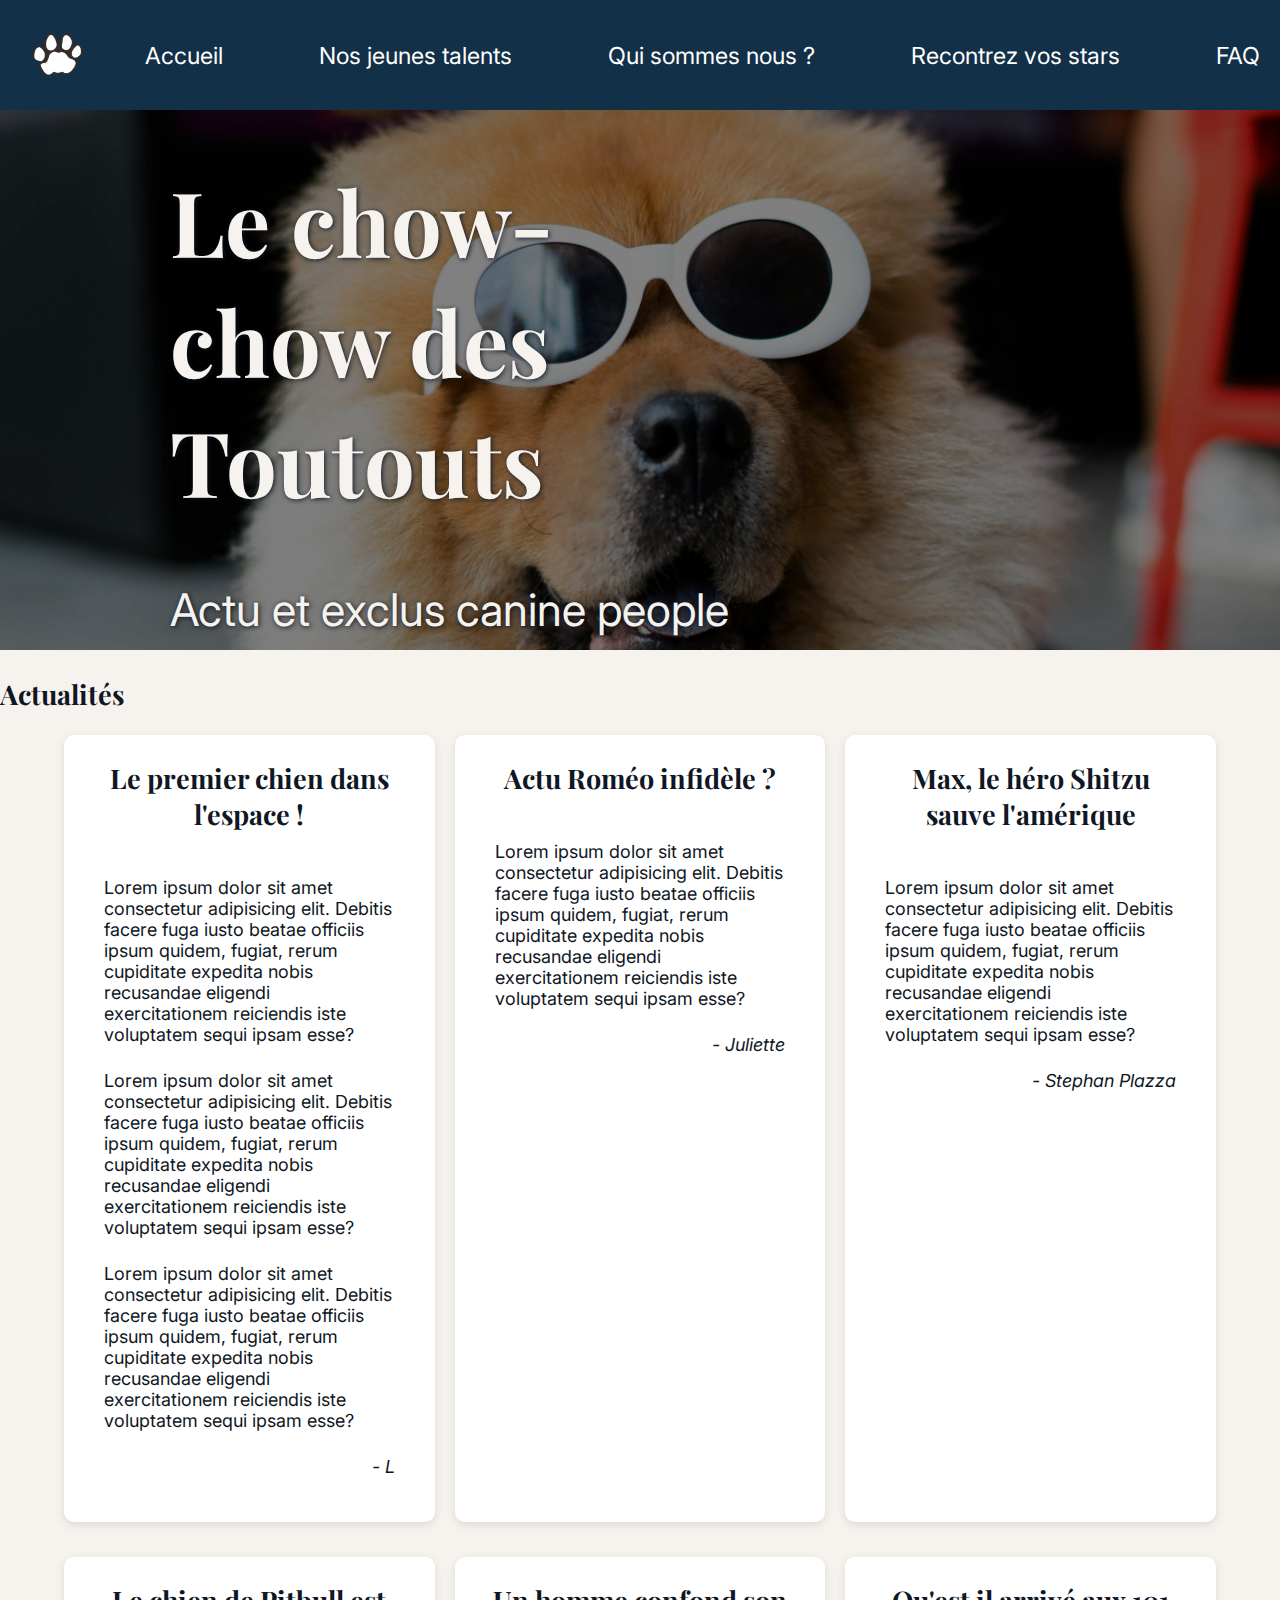
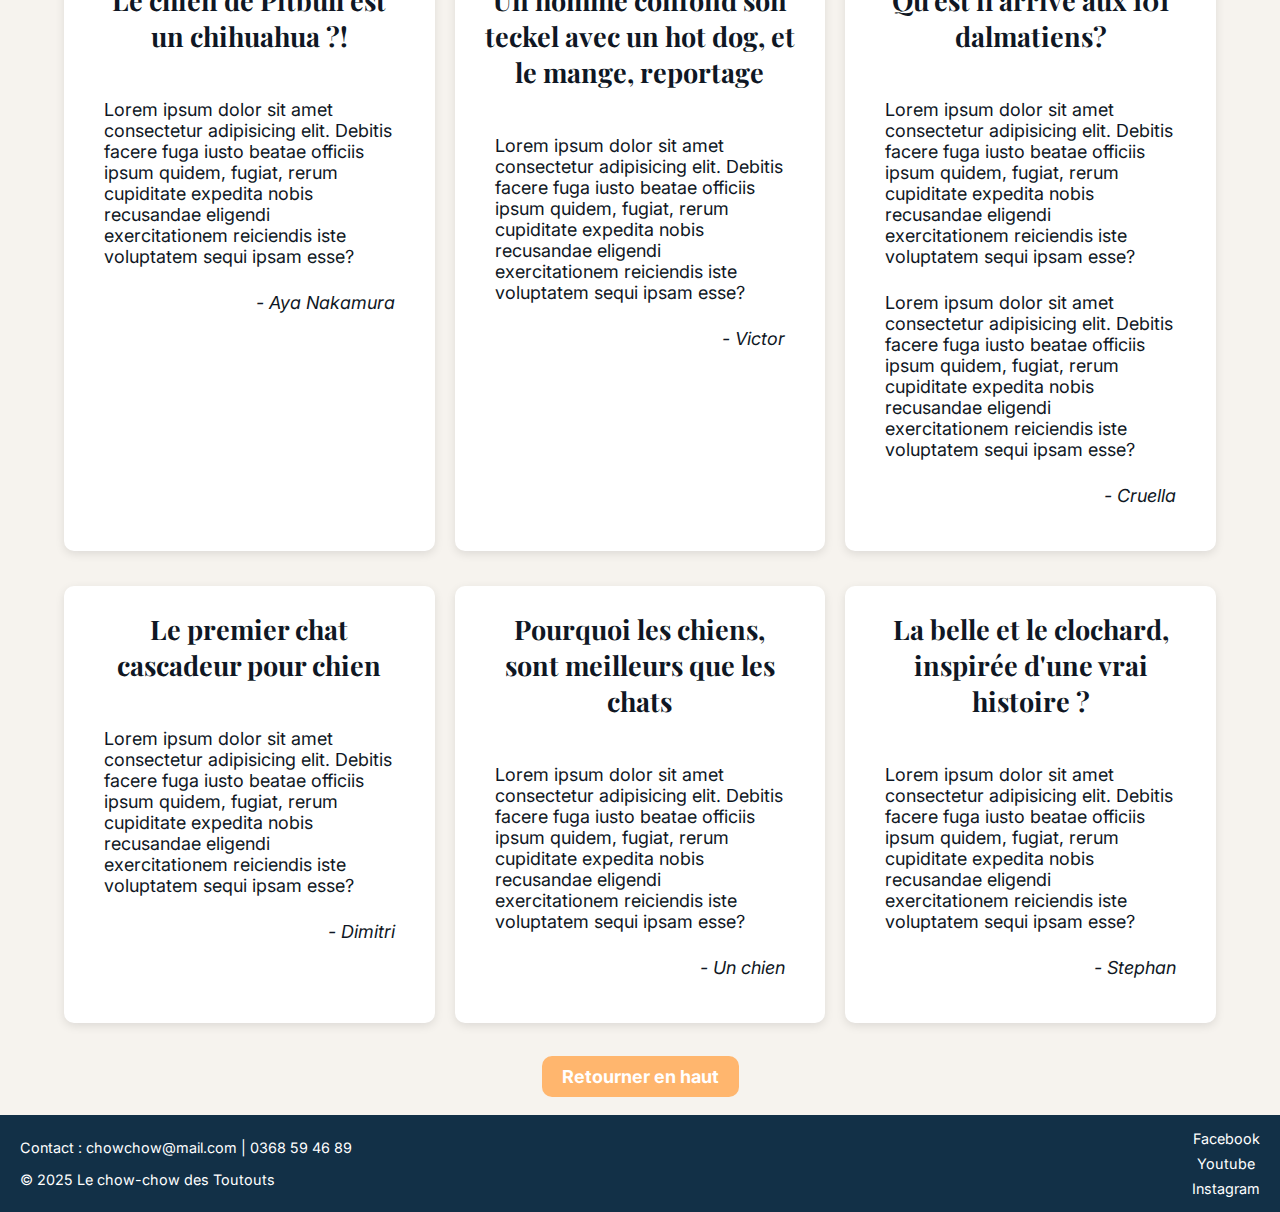
<file: index.html>
<!DOCTYPE html>
<html lang="en">
<head>
    <meta charset="UTF-8">
    <meta name="viewport" content="width=device-width, initial-scale=1.0">
    <link rel="stylesheet" href="./css/style.css">
    <link href="https://fonts.googleapis.com/css2?family=Inter:wght@400;700&family=Playfair+Display:ital,wght@0,400;0,700;1,400;1,700&display=swap" rel="stylesheet">

    <title>accueil</title>
</head>
<body>
    <header class="header">
        <img class="logo" src="./images/vecteezy_dog-and-cat-paw_22034594.png" alt="logo en forme de patte">
        <nav class="nav-top">
            <ul class="listeNav">
                <li><a href="index.html">Accueil</a></li>
                <li><a href="page2.html">Nos jeunes talents</a></li>
                <li><a href="page3.html">Qui sommes nous ?</a></li>
                <li><a href="page4.html">Recontrez vos stars</a></li>
                <li><a href="page5.html">FAQ</a></li>
            </ul>
        </nav>
    </header>

    <main class="main">
        <section class="hero">
            <div class="hero-title">
                <h1>Le chow-chow des Toutouts</h1>
                <p>Actu et exclus canine people</p>
            </div>
            <img class="hero-image" src="./images/alan-king-KZv7w34tluA-unsplash.jpg" alt='Alan, un Chow-chow couché avec des lunettes de soleils, mascotte officiel de "Chow-chow des toutouts"'>
        </section>
        <section class="articles">
                <h2>Actualités</h2>
            <div class="articles-div">
                <article>
                    <h3>Le premier chien dans l'espace !</h3>
                    <p>Lorem ipsum dolor sit amet consectetur adipisicing elit. Debitis facere fuga iusto beatae officiis ipsum quidem, fugiat, rerum cupiditate expedita nobis recusandae eligendi exercitationem reiciendis iste voluptatem sequi ipsam esse?</p>
                    <p>Lorem ipsum dolor sit amet consectetur adipisicing elit. Debitis facere fuga iusto beatae officiis ipsum quidem, fugiat, rerum cupiditate expedita nobis recusandae eligendi exercitationem reiciendis iste voluptatem sequi ipsam esse?</p>
                    <p>Lorem ipsum dolor sit amet consectetur adipisicing elit. Debitis facere fuga iusto beatae officiis ipsum quidem, fugiat, rerum cupiditate expedita nobis recusandae eligendi exercitationem reiciendis iste voluptatem sequi ipsam esse?</p>
                    <p class="author">- L</p>
                </article>
                <article>
                    <h3>Actu Roméo infidèle ?</h3>
                    <p>Lorem ipsum dolor sit amet consectetur adipisicing elit. Debitis facere fuga iusto beatae officiis ipsum quidem, fugiat, rerum cupiditate expedita nobis recusandae eligendi exercitationem reiciendis iste voluptatem sequi ipsam esse?</p>
                    <p class="author">- Juliette</p>
                </article>
                <article>
                    <h3>Max, le héro Shitzu sauve l'amérique</h3>
                    <p>Lorem ipsum dolor sit amet consectetur adipisicing elit. Debitis facere fuga iusto beatae officiis ipsum quidem, fugiat, rerum cupiditate expedita nobis recusandae eligendi exercitationem reiciendis iste voluptatem sequi ipsam esse?</p>
                    <p class="author">- Stephan Plazza</p>
                </article>
                <article>
                    <h3>Le chien de Pitbull est un chihuahua ?!</h3>
                    <p>Lorem ipsum dolor sit amet consectetur adipisicing elit. Debitis facere fuga iusto beatae officiis ipsum quidem, fugiat, rerum cupiditate expedita nobis recusandae eligendi exercitationem reiciendis iste voluptatem sequi ipsam esse?</p>
                    <p class="author">- Aya Nakamura</p>
                </article>
                <article>
                    <h3>Un homme confond son teckel avec un hot dog, et le mange, reportage</h3>
                    <p>Lorem ipsum dolor sit amet consectetur adipisicing elit. Debitis facere fuga iusto beatae officiis ipsum quidem, fugiat, rerum cupiditate expedita nobis recusandae eligendi exercitationem reiciendis iste voluptatem sequi ipsam esse?</p>
                    <p class="author">- Victor</p>
                </article>
                <article>
                    <h3>Qu'est il arrivé aux 101 dalmatiens? </h3>
                    <p>Lorem ipsum dolor sit amet consectetur adipisicing elit. Debitis facere fuga iusto beatae officiis ipsum quidem, fugiat, rerum cupiditate expedita nobis recusandae eligendi exercitationem reiciendis iste voluptatem sequi ipsam esse?</p>
                    <p>Lorem ipsum dolor sit amet consectetur adipisicing elit. Debitis facere fuga iusto beatae officiis ipsum quidem, fugiat, rerum cupiditate expedita nobis recusandae eligendi exercitationem reiciendis iste voluptatem sequi ipsam esse?</p>

                    <p class="author">- Cruella</p>
                </article>
                <article>
                    <h3>Le premier chat cascadeur pour chien</h3>
                    <p>Lorem ipsum dolor sit amet consectetur adipisicing elit. Debitis facere fuga iusto beatae officiis ipsum quidem, fugiat, rerum cupiditate expedita nobis recusandae eligendi exercitationem reiciendis iste voluptatem sequi ipsam esse?</p>
                    <p class="author">- Dimitri</p>
                </article>
                <article>
                    <h3>Pourquoi les chiens, sont meilleurs que les chats</h3>
                    <p>Lorem ipsum dolor sit amet consectetur adipisicing elit. Debitis facere fuga iusto beatae officiis ipsum quidem, fugiat, rerum cupiditate expedita nobis recusandae eligendi exercitationem reiciendis iste voluptatem sequi ipsam esse?</p>
                    <p class="author">- Un chien</p>
                </article>
                <article>
                    <h3>La belle et le clochard, inspirée d'une vrai histoire ?</h3>
                    <p>Lorem ipsum dolor sit amet consectetur adipisicing elit. Debitis facere fuga iusto beatae officiis ipsum quidem, fugiat, rerum cupiditate expedita nobis recusandae eligendi exercitationem reiciendis iste voluptatem sequi ipsam esse?</p>
                    <p class="author">- Stephan</p>
                </article>
            </div>
        </section>
    </main>

    <nav class="nav-bottom">
        <ul>
            <li><a href="#top">Retourner en haut</a></li>
        </ul>
    </nav>
    
    <footer class="footer">
        <div class="footer1">
            <p class="contact">Contact : chowchow@mail.com | 0368 59 46 89</p>
            <p class="copyright">© 2025 Le chow-chow des Toutouts</p>
        </div>
        <div class="footer2">
            <ul>
                <li><a href="#">Facebook</a></li>
                <li><a href="#">Youtube</a></li>
                <li><a href="#">Instagram</a></li>
            </ul>
        </div>
    </footer>
</body>
</html>
</file>
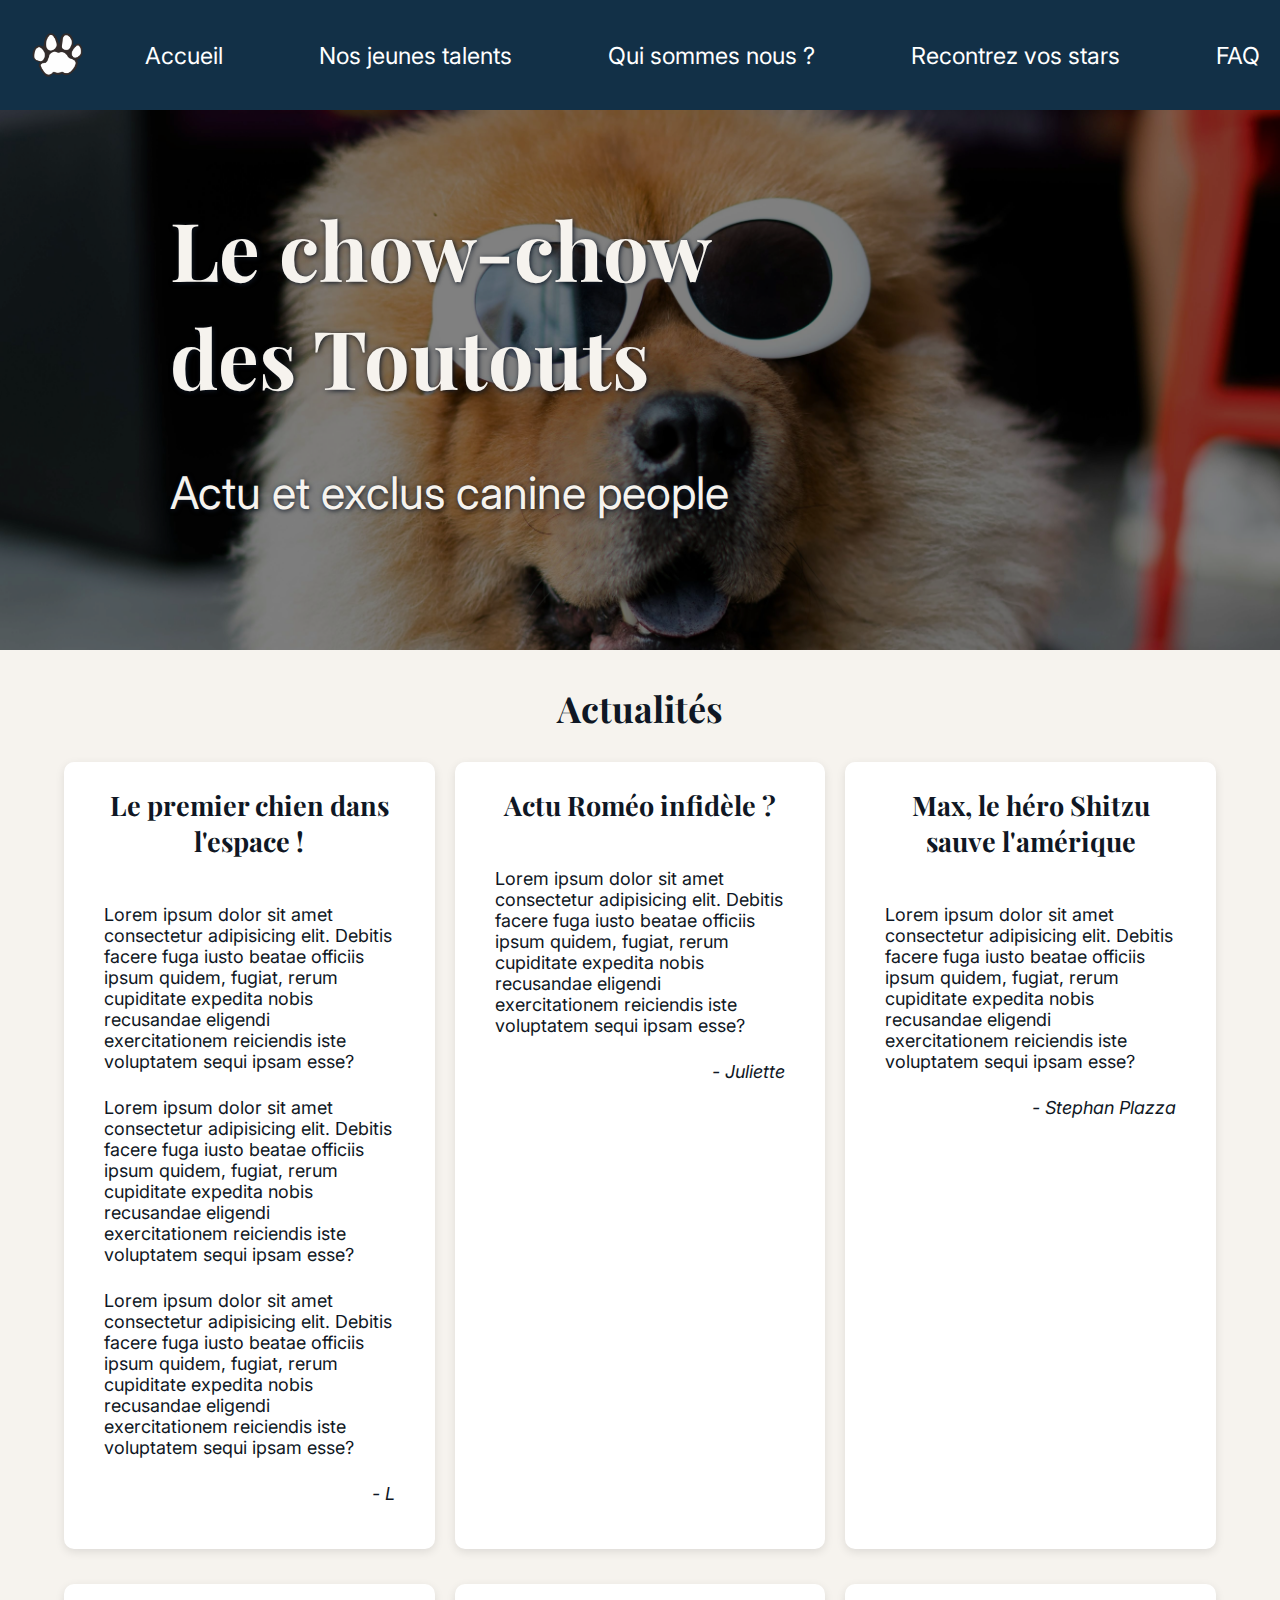
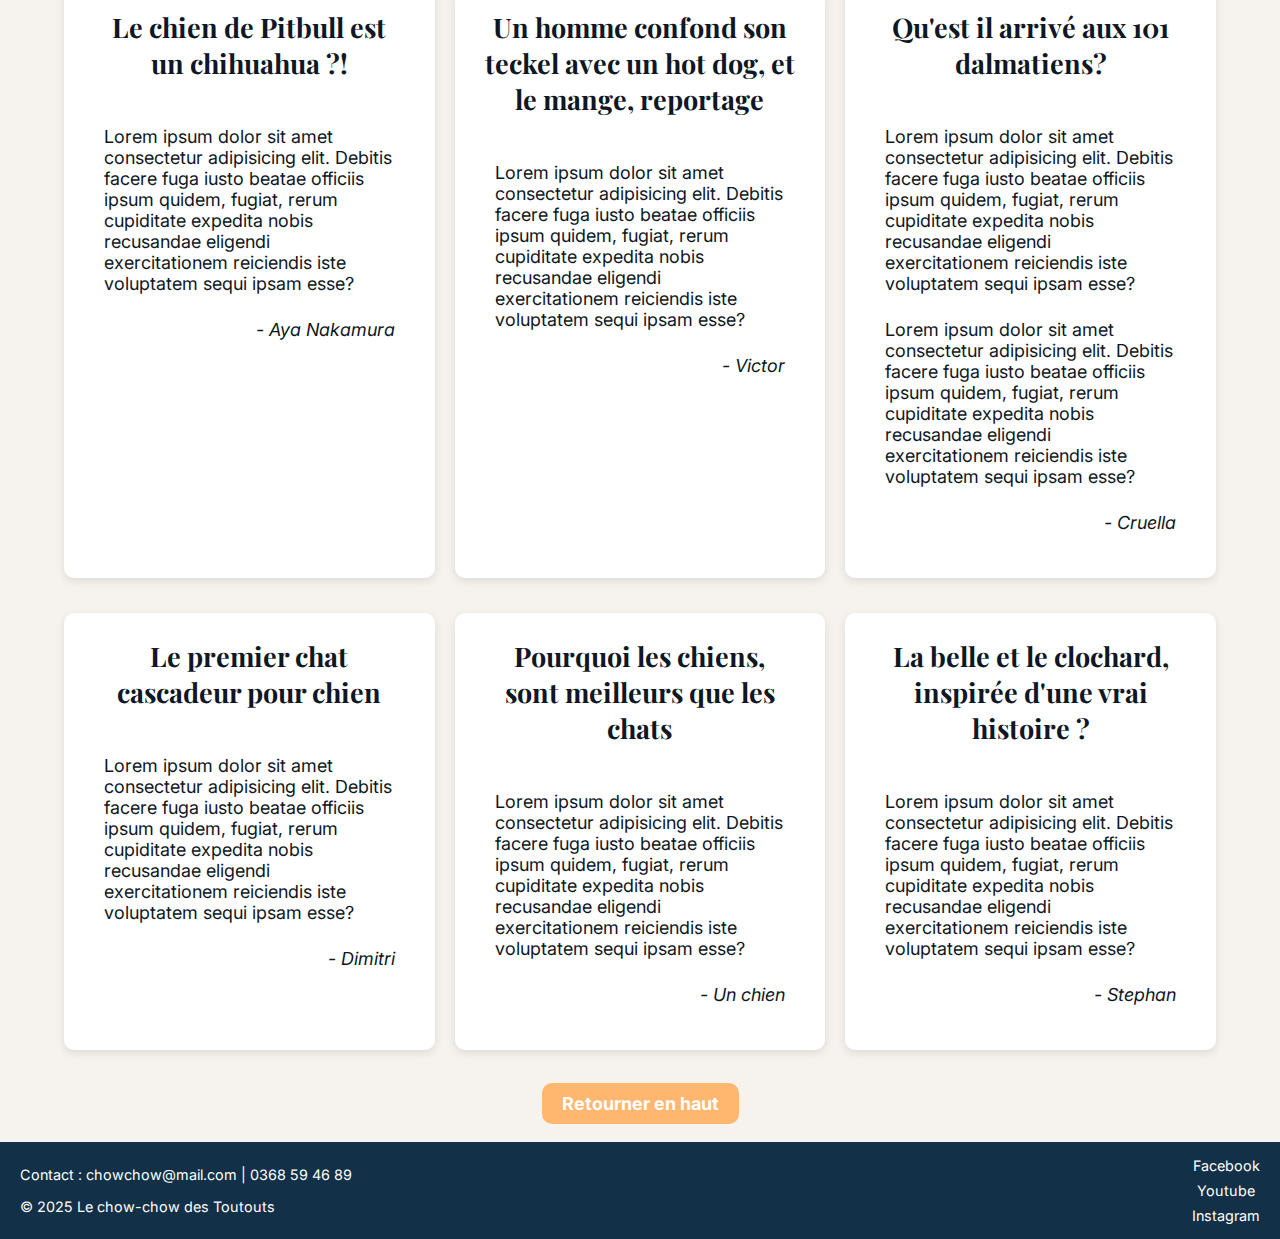
<file: accueil.html>
<!DOCTYPE html>
<html lang="en">
<head>
    <meta charset="UTF-8">
    <meta name="viewport" content="width=device-width, initial-scale=1.0">
    <link rel="stylesheet" href="./css/style.css">
    <link rel="stylesheet" href="./css/responsive.css">
    <link href="https://fonts.googleapis.com/css2?family=Inter:wght@400;700&family=Playfair+Display:ital,wght@0,400;0,700;1,400;1,700&display=swap" rel="stylesheet">

    <title>accueil</title>
</head>
<body>
    <header class="header">
        <img class="logo" src="./images/vecteezy_dog-and-cat-paw_22034594.png" alt="logo en forme de patte">
        <nav class="nav-top">
            <ul class="listeNav">
                <li><a class="active" href="accueil.html">Accueil</a></li>
                <li><a href="nos-talents.html">Nos jeunes talents</a></li>
                <li><a href="qui-somme-nous.html">Qui sommes nous ?</a></li>
                <li><a href="rencontrez-vos-stars.html">Recontrez vos stars</a></li>
                <li><a href="faq.html">FAQ</a></li>
            </ul>
        </nav>
    </header>

    <main class="main">
        <section class="hero">
            <div class="hero-title">
                <h1>Le chow-chow des Toutouts</h1>
                <p>Actu et exclus canine people</p>
            </div>
            <img class="hero-image" src="./images/alan-king-KZv7w34tluA-unsplash.jpg" alt='Alan, un Chow-chow couché avec des lunettes de soleils, mascotte officiel de "Chow-chow des toutouts"'>
        </section>
        <section class="articles">
                <h2 class="main-title">Actualités</h2>
            <div class="articles-div">
                <article>
                    <h3>Le premier chien dans l'espace !</h3>
                    <p>Lorem ipsum dolor sit amet consectetur adipisicing elit. Debitis facere fuga iusto beatae officiis ipsum quidem, fugiat, rerum cupiditate expedita nobis recusandae eligendi exercitationem reiciendis iste voluptatem sequi ipsam esse?</p>
                    <p>Lorem ipsum dolor sit amet consectetur adipisicing elit. Debitis facere fuga iusto beatae officiis ipsum quidem, fugiat, rerum cupiditate expedita nobis recusandae eligendi exercitationem reiciendis iste voluptatem sequi ipsam esse?</p>
                    <p>Lorem ipsum dolor sit amet consectetur adipisicing elit. Debitis facere fuga iusto beatae officiis ipsum quidem, fugiat, rerum cupiditate expedita nobis recusandae eligendi exercitationem reiciendis iste voluptatem sequi ipsam esse?</p>
                    <p class="author">- L</p>
                </article>
                <article>
                    <h3>Actu Roméo infidèle ?</h3>
                    <p>Lorem ipsum dolor sit amet consectetur adipisicing elit. Debitis facere fuga iusto beatae officiis ipsum quidem, fugiat, rerum cupiditate expedita nobis recusandae eligendi exercitationem reiciendis iste voluptatem sequi ipsam esse?</p>
                    <p class="author">- Juliette</p>
                </article>
                <article>
                    <h3>Max, le héro Shitzu sauve l'amérique</h3>
                    <p>Lorem ipsum dolor sit amet consectetur adipisicing elit. Debitis facere fuga iusto beatae officiis ipsum quidem, fugiat, rerum cupiditate expedita nobis recusandae eligendi exercitationem reiciendis iste voluptatem sequi ipsam esse?</p>
                    <p class="author">- Stephan Plazza</p>
                </article>
                <article>
                    <h3>Le chien de Pitbull est un chihuahua ?!</h3>
                    <p>Lorem ipsum dolor sit amet consectetur adipisicing elit. Debitis facere fuga iusto beatae officiis ipsum quidem, fugiat, rerum cupiditate expedita nobis recusandae eligendi exercitationem reiciendis iste voluptatem sequi ipsam esse?</p>
                    <p class="author">- Aya Nakamura</p>
                </article>
                <article>
                    <h3>Un homme confond son teckel avec un hot dog, et le mange, reportage</h3>
                    <p>Lorem ipsum dolor sit amet consectetur adipisicing elit. Debitis facere fuga iusto beatae officiis ipsum quidem, fugiat, rerum cupiditate expedita nobis recusandae eligendi exercitationem reiciendis iste voluptatem sequi ipsam esse?</p>
                    <p class="author">- Victor</p>
                </article>
                <article>
                    <h3>Qu'est il arrivé aux 101 dalmatiens? </h3>
                    <p>Lorem ipsum dolor sit amet consectetur adipisicing elit. Debitis facere fuga iusto beatae officiis ipsum quidem, fugiat, rerum cupiditate expedita nobis recusandae eligendi exercitationem reiciendis iste voluptatem sequi ipsam esse?</p>
                    <p>Lorem ipsum dolor sit amet consectetur adipisicing elit. Debitis facere fuga iusto beatae officiis ipsum quidem, fugiat, rerum cupiditate expedita nobis recusandae eligendi exercitationem reiciendis iste voluptatem sequi ipsam esse?</p>

                    <p class="author">- Cruella</p>
                </article>
                <article>
                    <h3>Le premier chat cascadeur pour chien</h3>
                    <p>Lorem ipsum dolor sit amet consectetur adipisicing elit. Debitis facere fuga iusto beatae officiis ipsum quidem, fugiat, rerum cupiditate expedita nobis recusandae eligendi exercitationem reiciendis iste voluptatem sequi ipsam esse?</p>
                    <p class="author">- Dimitri</p>
                </article>
                <article>
                    <h3>Pourquoi les chiens, sont meilleurs que les chats</h3>
                    <p>Lorem ipsum dolor sit amet consectetur adipisicing elit. Debitis facere fuga iusto beatae officiis ipsum quidem, fugiat, rerum cupiditate expedita nobis recusandae eligendi exercitationem reiciendis iste voluptatem sequi ipsam esse?</p>
                    <p class="author">- Un chien</p>
                </article>
                <article>
                    <h3>La belle et le clochard, inspirée d'une vrai histoire ?</h3>
                    <p>Lorem ipsum dolor sit amet consectetur adipisicing elit. Debitis facere fuga iusto beatae officiis ipsum quidem, fugiat, rerum cupiditate expedita nobis recusandae eligendi exercitationem reiciendis iste voluptatem sequi ipsam esse?</p>
                    <p class="author">- Stephan</p>
                </article>
            </div>
        </section>
    </main>

    <nav class="nav-bottom">
        <ul>
            <li><a href="#top">Retourner en haut</a></li>
        </ul>
    </nav>
    
    <footer class="footer">
        <div class="footer1">
            <p class="contact">Contact : chowchow@mail.com | 0368 59 46 89</p>
            <p class="copyright">© 2025 Le chow-chow des Toutouts</p>
        </div>
        <div class="footer2">
            <ul>
                <li><a href="#">Facebook</a></li>
                <li><a href="#">Youtube</a></li>
                <li><a href="#">Instagram</a></li>
            </ul>
        </div>
    </footer>
</body>
</html>
</file>
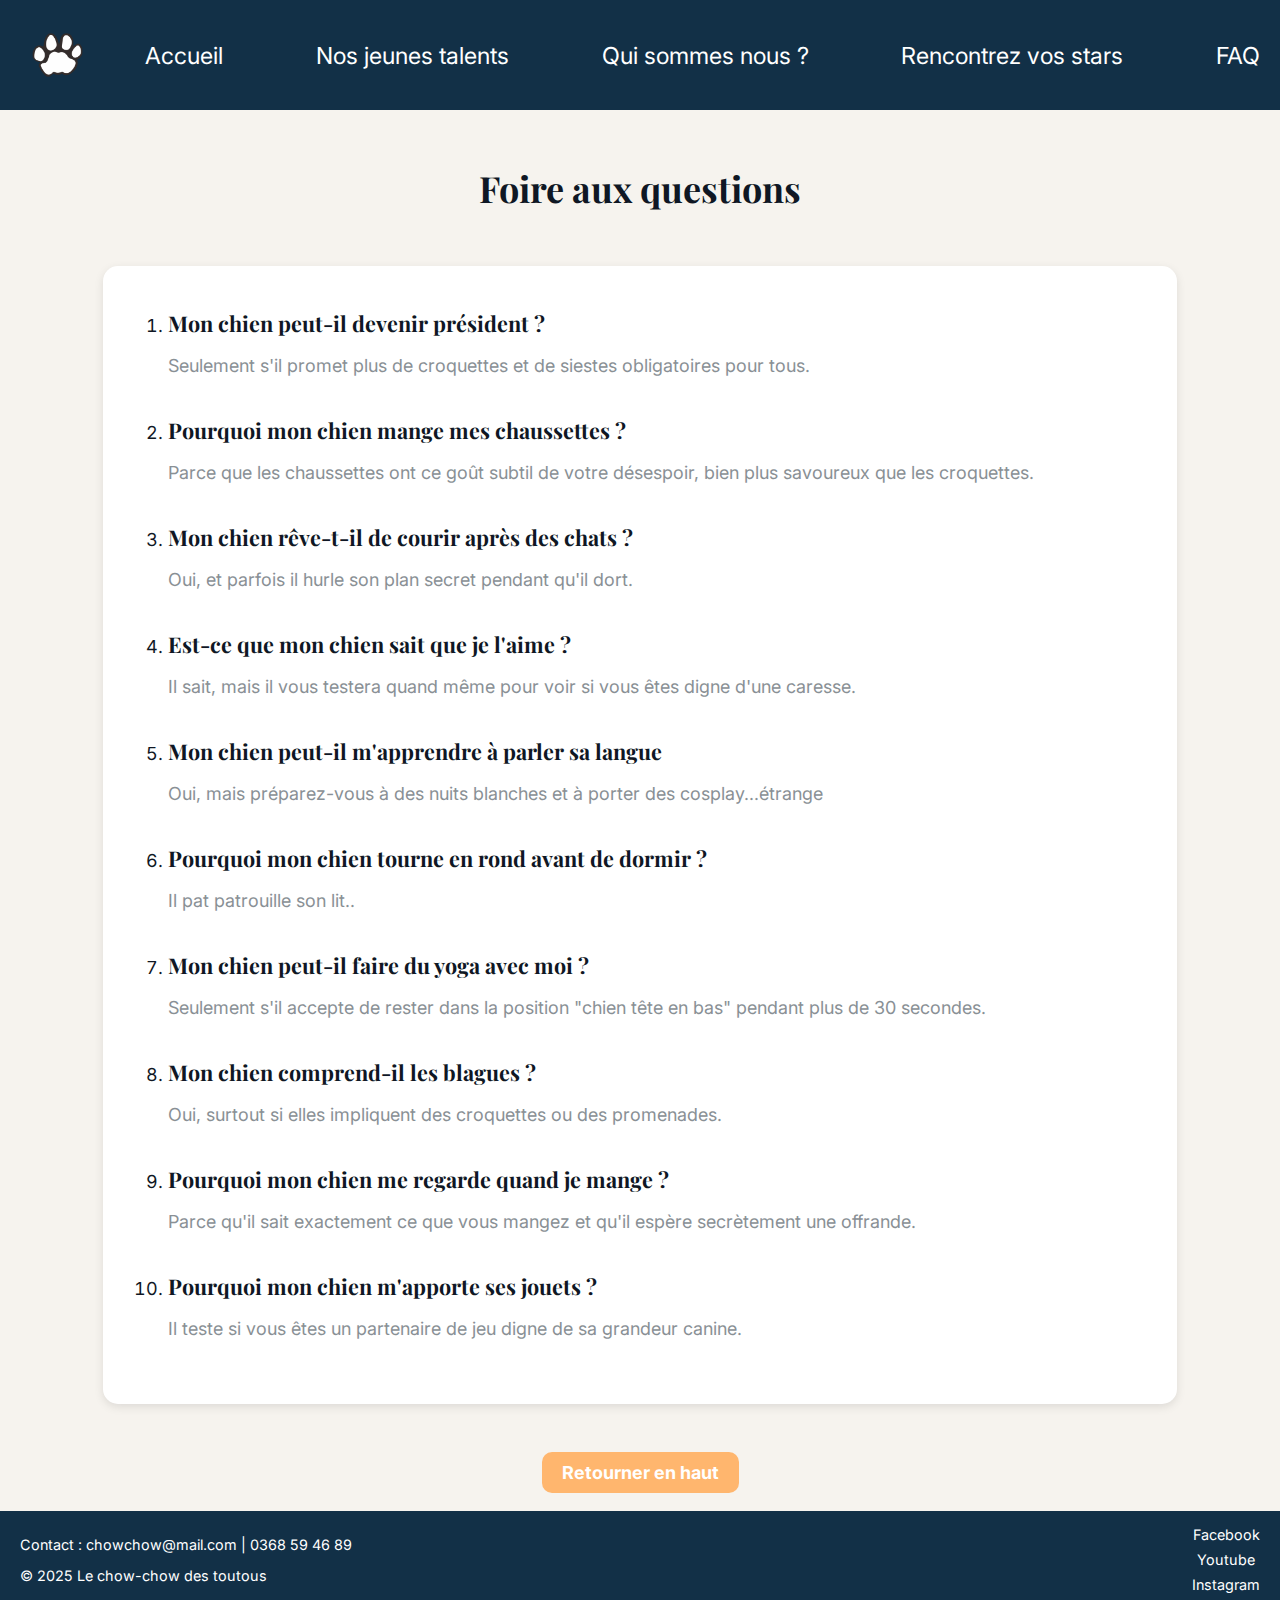
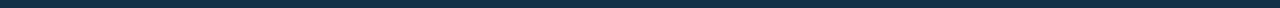
<file: faq.html>
<!DOCTYPE html>
<html lang="en">
<head>
    <meta charset="UTF-8">
    <meta name="viewport" content="width=device-width, initial-scale=1.0">
    <link rel="stylesheet" href="./css/style.css">
    <link rel="stylesheet" href="./css/responsive.css">
    <link href="https://fonts.googleapis.com/css2?family=Inter:wght@400;700&family=Playfair+Display:ital,wght@0,400;0,700;1,400;1,700&display=swap" rel="stylesheet">
    <title>FAQ</title>
</head>
<body>
    <header class="header">
        <img class="logo" src="./images/vecteezy_dog-and-cat-paw_22034594.png" alt="logo site le chow-chow des toutous">
        <nav class="nav-top">
            <ul class="listeNav">
                <li><a href="accueil.html">Accueil</a></li>
                <li><a href="nos-talents.html">Nos jeunes talents</a></li>
                <li><a href="qui-somme-nous.html">Qui sommes nous ?</a></li>
                <li><a href="rencontrez-vos-stars.html">Rencontrez vos stars</a></li>
                <li><a class="active" href="faq.html">FAQ</a></li>
            </ul>
        </nav>
    </header>
    <main class="FAQ-main">
        <h1 class="main-title">Foire aux questions</h1>
        <section class="FAQ-card">
            <ol>
                <li>
                    <h2 class="FAQ-question">Mon chien peut-il devenir président ?</h2>
                    <p class="FAQ-answer">Seulement s'il promet plus de croquettes et de siestes obligatoires pour tous.</p>
                </li>
                <li>
                    <h2 class="FAQ-question">Pourquoi mon chien mange mes chaussettes ?</h2>
                    <p class="FAQ-answer">Parce que les chaussettes ont ce goût subtil de votre désespoir, bien plus savoureux que les croquettes.</p>
                </li>
                <li>
                    <h2 class="FAQ-question">Mon chien rêve-t-il de courir après des chats ?</h2>
                    <p class="FAQ-answer">Oui, et parfois il hurle son plan secret pendant qu'il dort.</p>
                </li>
                <li>
                    <h2 class="FAQ-question">Est-ce que mon chien sait que je l'aime ?</h2>
                    <p class="FAQ-answer">Il sait, mais il vous testera quand même pour voir si vous êtes digne d'une caresse.</p>
                </li>
                <li>
                    <h2 class="FAQ-question">Mon chien peut-il m'apprendre à parler sa langue</h2>
                    <p class="FAQ-answer">Oui, mais préparez-vous à des nuits blanches et à porter des cosplay...étrange</p>
                </li>
                <li>
                    <h2 class="FAQ-question">Pourquoi mon chien tourne en rond avant de dormir ?</h2>
                    <p class="FAQ-answer">Il pat patrouille son lit..</p>
                </li>
                <li>
                    <h2 class="FAQ-question">Mon chien peut-il faire du yoga avec moi ?</h2>
                    <p class="FAQ-answer">Seulement s'il accepte de rester dans la position "chien tête en bas" pendant plus de 30 secondes.</p>
                </li>
                <li>
                    <h2 class="FAQ-question">Mon chien comprend-il les blagues ?</h2>
                    <p class="FAQ-answer">Oui, surtout si elles impliquent des croquettes ou des promenades.</p>
                </li>
                <li>
                    <h2 class="FAQ-question">Pourquoi mon chien me regarde quand je mange ?</h2>
                    <p class="FAQ-answer">Parce qu'il sait exactement ce que vous mangez et qu'il espère secrètement une offrande.</p>
                </li>
                <li>
                    <h2 class="FAQ-question">Pourquoi mon chien m'apporte ses jouets ?</h2>
                    <p class="FAQ-answer">Il teste si vous êtes un partenaire de jeu digne de sa grandeur canine.</p>
                </li>
            </ol>
        </section>
    </main>
    <nav class="nav-bottom">
        <ul>
            <li><a href="#top">Retourner en haut</a></li>
        </ul>
    </nav>
    <footer class="footer">
        <div class="footer1">
            <p class="contact">Contact : chowchow@mail.com | 0368 59 46 89</p>
            <p class="copyright">© 2025 Le chow-chow des toutous</p>
        </div>
        <div class="footer2">
            <ul>
                <li><a href="#">Facebook</a></li>
                <li><a href="#">Youtube</a></li>
                <li><a href="#">Instagram</a></li>
            </ul>
        </div>
    </footer>
</body>
</html>
</file>
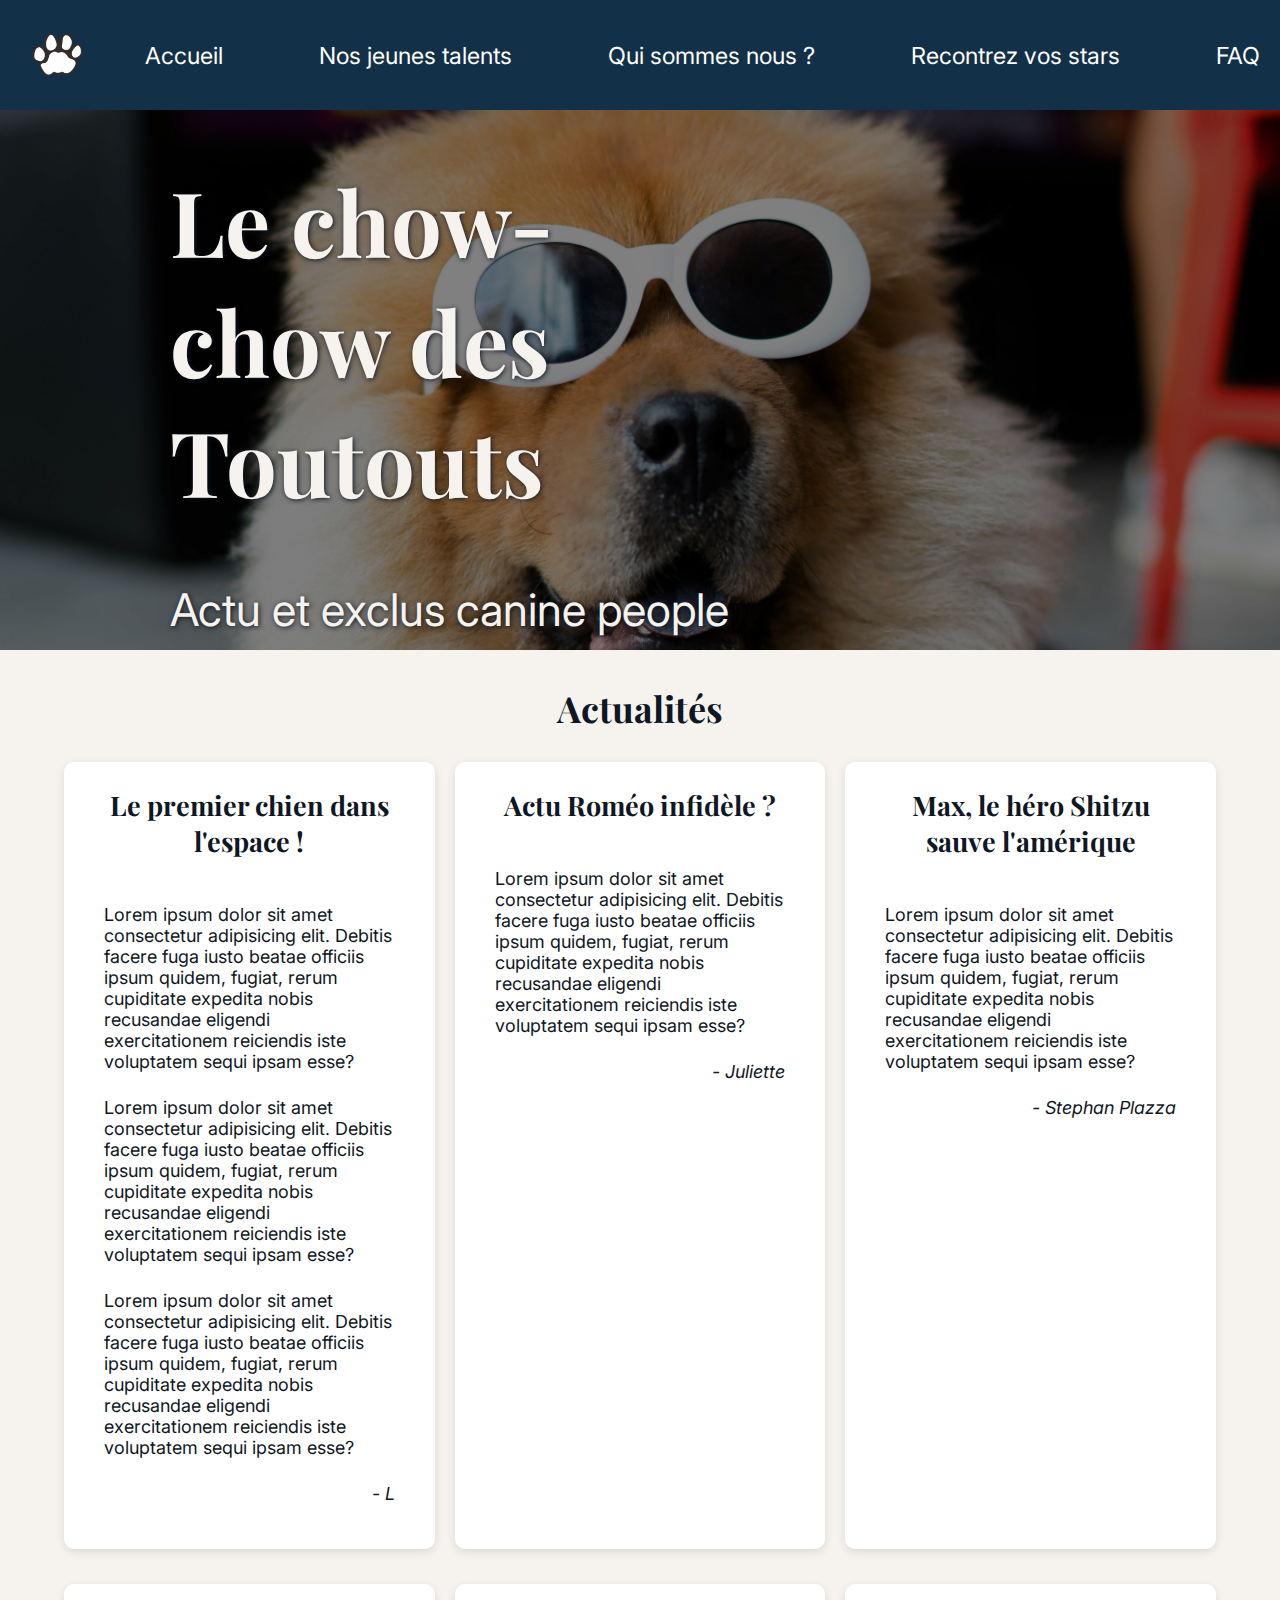
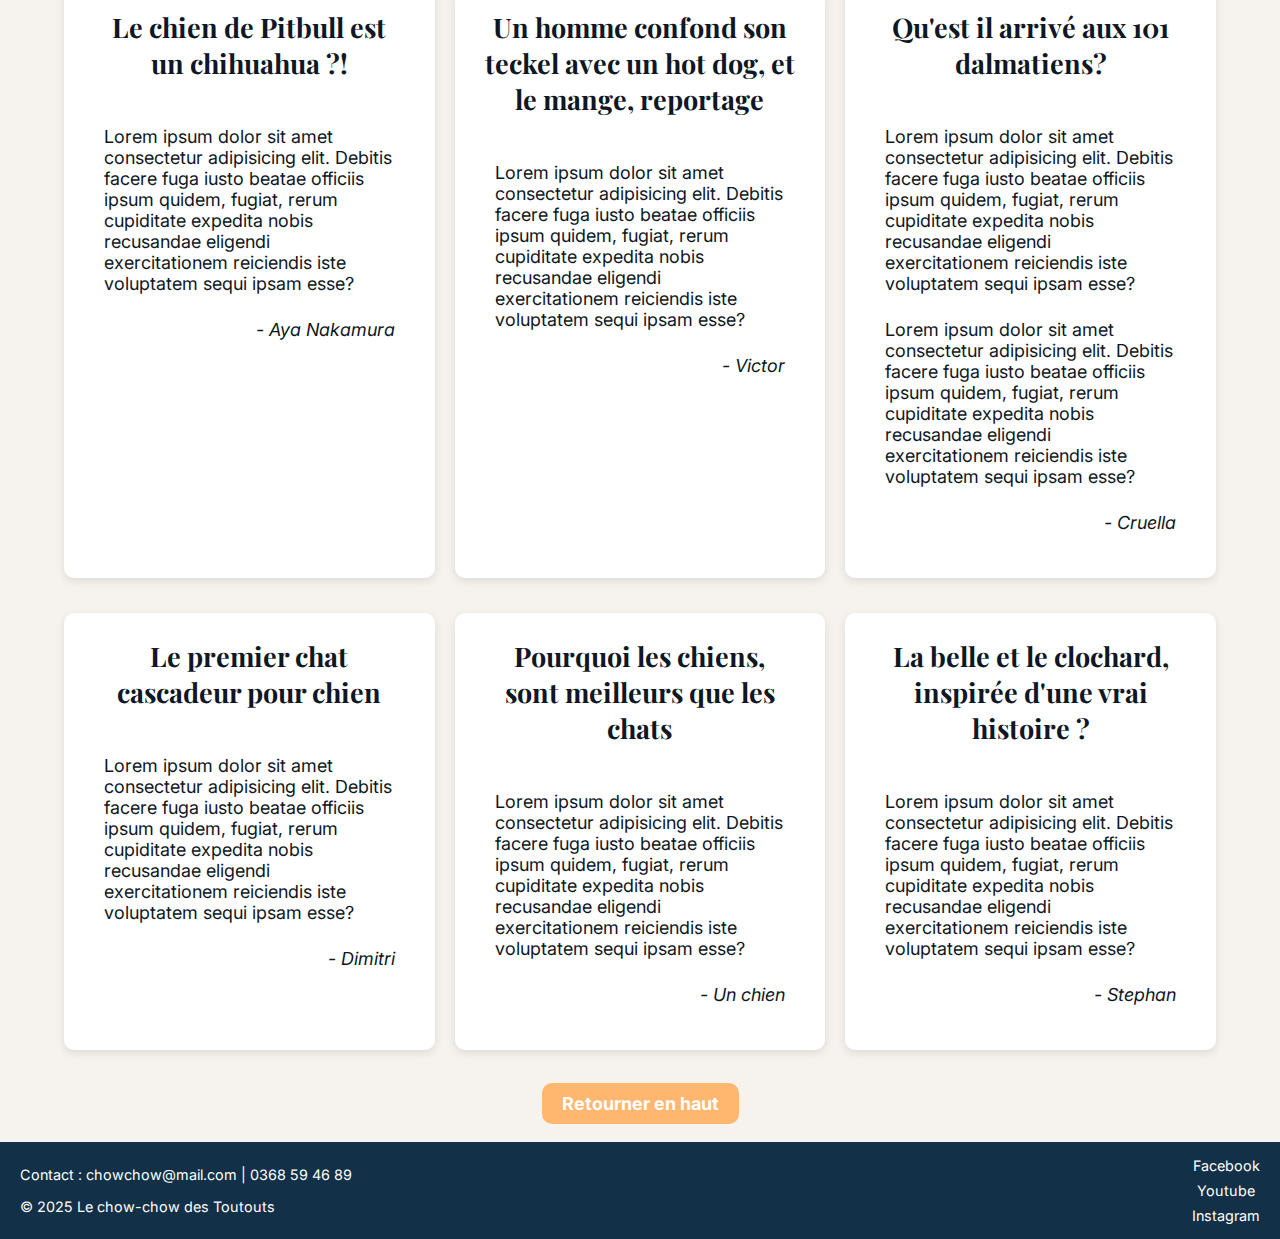
<file: home.html>
<!DOCTYPE html>
<html lang="en">
<head>
    <meta charset="UTF-8">
    <meta name="viewport" content="width=device-width, initial-scale=1.0">
    <link rel="stylesheet" href="./css/style.css">
    <link href="https://fonts.googleapis.com/css2?family=Inter:wght@400;700&family=Playfair+Display:ital,wght@0,400;0,700;1,400;1,700&display=swap" rel="stylesheet">

    <title>accueil</title>
</head>
<body>
    <header class="header">
        <img class="logo" src="./images/vecteezy_dog-and-cat-paw_22034594.png" alt="logo en forme de patte">
        <nav class="nav-top">
            <ul class="listeNav">
                <li><a href="home.html">Accueil</a></li>
                <li><a href="nos-talents.html">Nos jeunes talents</a></li>
                <li><a href="qui-somme-nous.html">Qui sommes nous ?</a></li>
                <li><a href="rencontrez-vos-stars.html">Recontrez vos stars</a></li>
                <li><a href="faq.html">FAQ</a></li>
            </ul>
        </nav>
    </header>

    <main class="main">
        <section class="hero">
            <div class="hero-title">
                <h1>Le chow-chow des Toutouts</h1>
                <p>Actu et exclus canine people</p>
            </div>
            <img class="hero-image" src="./images/alan-king-KZv7w34tluA-unsplash.jpg" alt='Alan, un Chow-chow couché avec des lunettes de soleils, mascotte officiel de "Chow-chow des toutouts"'>
        </section>
        <section class="articles">
                <h2 class="main-title">Actualités</h2>
            <div class="articles-div">
                <article>
                    <h3>Le premier chien dans l'espace !</h3>
                    <p>Lorem ipsum dolor sit amet consectetur adipisicing elit. Debitis facere fuga iusto beatae officiis ipsum quidem, fugiat, rerum cupiditate expedita nobis recusandae eligendi exercitationem reiciendis iste voluptatem sequi ipsam esse?</p>
                    <p>Lorem ipsum dolor sit amet consectetur adipisicing elit. Debitis facere fuga iusto beatae officiis ipsum quidem, fugiat, rerum cupiditate expedita nobis recusandae eligendi exercitationem reiciendis iste voluptatem sequi ipsam esse?</p>
                    <p>Lorem ipsum dolor sit amet consectetur adipisicing elit. Debitis facere fuga iusto beatae officiis ipsum quidem, fugiat, rerum cupiditate expedita nobis recusandae eligendi exercitationem reiciendis iste voluptatem sequi ipsam esse?</p>
                    <p class="author">- L</p>
                </article>
                <article>
                    <h3>Actu Roméo infidèle ?</h3>
                    <p>Lorem ipsum dolor sit amet consectetur adipisicing elit. Debitis facere fuga iusto beatae officiis ipsum quidem, fugiat, rerum cupiditate expedita nobis recusandae eligendi exercitationem reiciendis iste voluptatem sequi ipsam esse?</p>
                    <p class="author">- Juliette</p>
                </article>
                <article>
                    <h3>Max, le héro Shitzu sauve l'amérique</h3>
                    <p>Lorem ipsum dolor sit amet consectetur adipisicing elit. Debitis facere fuga iusto beatae officiis ipsum quidem, fugiat, rerum cupiditate expedita nobis recusandae eligendi exercitationem reiciendis iste voluptatem sequi ipsam esse?</p>
                    <p class="author">- Stephan Plazza</p>
                </article>
                <article>
                    <h3>Le chien de Pitbull est un chihuahua ?!</h3>
                    <p>Lorem ipsum dolor sit amet consectetur adipisicing elit. Debitis facere fuga iusto beatae officiis ipsum quidem, fugiat, rerum cupiditate expedita nobis recusandae eligendi exercitationem reiciendis iste voluptatem sequi ipsam esse?</p>
                    <p class="author">- Aya Nakamura</p>
                </article>
                <article>
                    <h3>Un homme confond son teckel avec un hot dog, et le mange, reportage</h3>
                    <p>Lorem ipsum dolor sit amet consectetur adipisicing elit. Debitis facere fuga iusto beatae officiis ipsum quidem, fugiat, rerum cupiditate expedita nobis recusandae eligendi exercitationem reiciendis iste voluptatem sequi ipsam esse?</p>
                    <p class="author">- Victor</p>
                </article>
                <article>
                    <h3>Qu'est il arrivé aux 101 dalmatiens? </h3>
                    <p>Lorem ipsum dolor sit amet consectetur adipisicing elit. Debitis facere fuga iusto beatae officiis ipsum quidem, fugiat, rerum cupiditate expedita nobis recusandae eligendi exercitationem reiciendis iste voluptatem sequi ipsam esse?</p>
                    <p>Lorem ipsum dolor sit amet consectetur adipisicing elit. Debitis facere fuga iusto beatae officiis ipsum quidem, fugiat, rerum cupiditate expedita nobis recusandae eligendi exercitationem reiciendis iste voluptatem sequi ipsam esse?</p>

                    <p class="author">- Cruella</p>
                </article>
                <article>
                    <h3>Le premier chat cascadeur pour chien</h3>
                    <p>Lorem ipsum dolor sit amet consectetur adipisicing elit. Debitis facere fuga iusto beatae officiis ipsum quidem, fugiat, rerum cupiditate expedita nobis recusandae eligendi exercitationem reiciendis iste voluptatem sequi ipsam esse?</p>
                    <p class="author">- Dimitri</p>
                </article>
                <article>
                    <h3>Pourquoi les chiens, sont meilleurs que les chats</h3>
                    <p>Lorem ipsum dolor sit amet consectetur adipisicing elit. Debitis facere fuga iusto beatae officiis ipsum quidem, fugiat, rerum cupiditate expedita nobis recusandae eligendi exercitationem reiciendis iste voluptatem sequi ipsam esse?</p>
                    <p class="author">- Un chien</p>
                </article>
                <article>
                    <h3>La belle et le clochard, inspirée d'une vrai histoire ?</h3>
                    <p>Lorem ipsum dolor sit amet consectetur adipisicing elit. Debitis facere fuga iusto beatae officiis ipsum quidem, fugiat, rerum cupiditate expedita nobis recusandae eligendi exercitationem reiciendis iste voluptatem sequi ipsam esse?</p>
                    <p class="author">- Stephan</p>
                </article>
            </div>
        </section>
    </main>

    <nav class="nav-bottom">
        <ul>
            <li><a href="#top">Retourner en haut</a></li>
        </ul>
    </nav>
    
    <footer class="footer">
        <div class="footer1">
            <p class="contact">Contact : chowchow@mail.com | 0368 59 46 89</p>
            <p class="copyright">© 2025 Le chow-chow des Toutouts</p>
        </div>
        <div class="footer2">
            <ul>
                <li><a href="#">Facebook</a></li>
                <li><a href="#">Youtube</a></li>
                <li><a href="#">Instagram</a></li>
            </ul>
        </div>
    </footer>
</body>
</html>
</file>
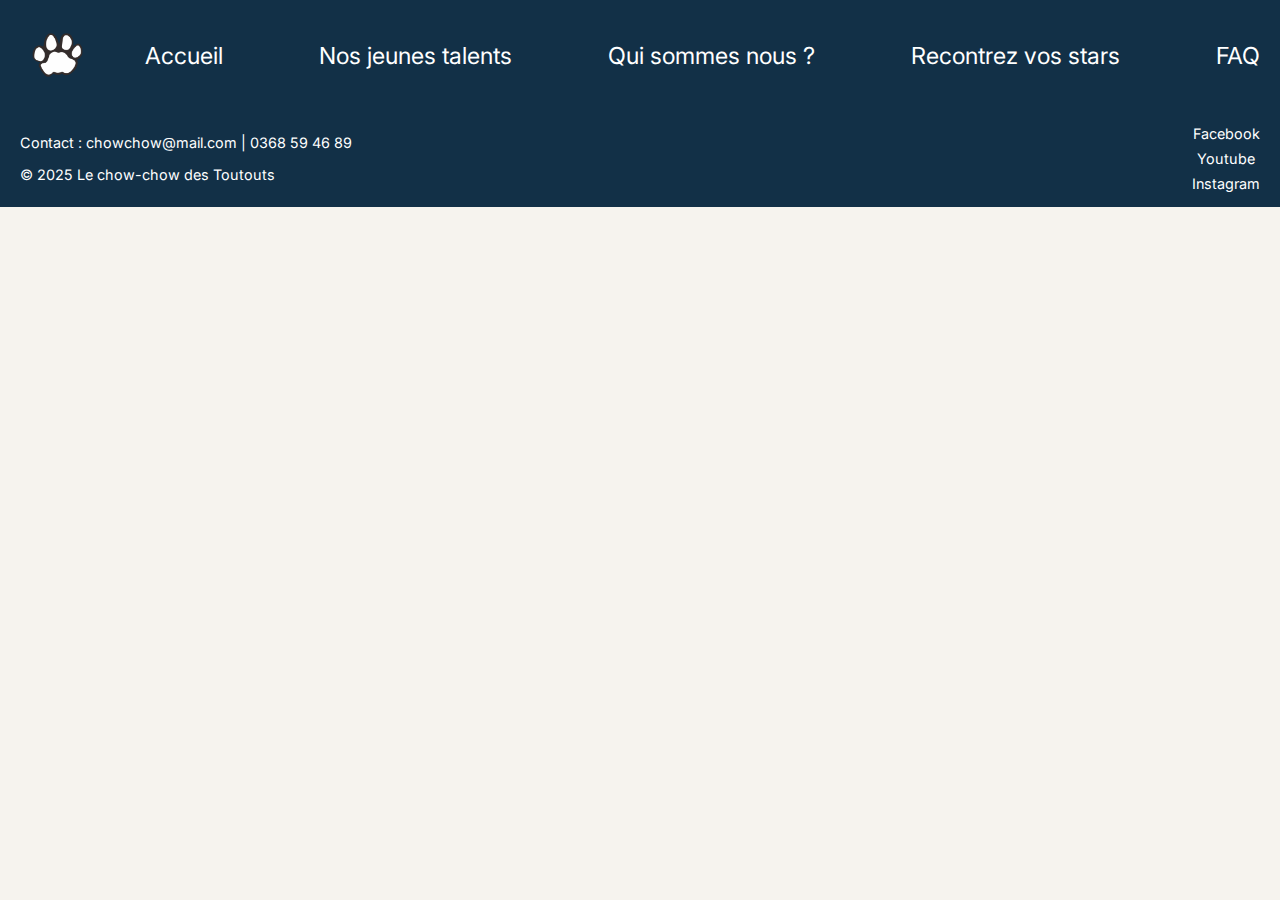
<file: page3.html>
<!DOCTYPE html>
<html lang="en">
<head>
    <meta charset="UTF-8">
    <meta name="viewport" content="width=device-width, initial-scale=1.0">
    <link rel="stylesheet" href="./css/style.css">
    <link href="https://fonts.googleapis.com/css2?family=Inter:wght@400;700&family=Playfair+Display:ital,wght@0,400;0,700;1,400;1,700&display=swap" rel="stylesheet">
    <title>Document</title>
</head>
<body>
    <header class="header">
        <img class="logo" src="./images/vecteezy_dog-and-cat-paw_22034594.png" alt="logo site le chow-chow des toutouts">
        <nav class="nav-top">
            <ul class="listeNav">
            <li><a href="index.html">Accueil</a></li>
            <li><a href="page2.html">Nos jeunes talents</a></li>
            <li><a href="page3.html">Qui sommes nous ?</a></li>
            <li><a href="page4.html">Recontrez vos stars</a></li>
            <li><a href="page5.html">FAQ</a></li>
            </ul>
        </nav>
    </header>


    
    <footer class="footer">
        <div class="footer1">
            <p class="contact">Contact : chowchow@mail.com | 0368 59 46 89</p>
            <p class="copyright">© 2025 Le chow-chow des Toutouts</p>
        </div>
        <div class="footer2">
            <ul>
                <li><a href="#">Facebook</a></li>
                <li><a href="#">Youtube</a></li>
                <li><a href="#">Instagram</a></li>
            </ul>
        </div>
    </footer>
</body>
</html>
</file>
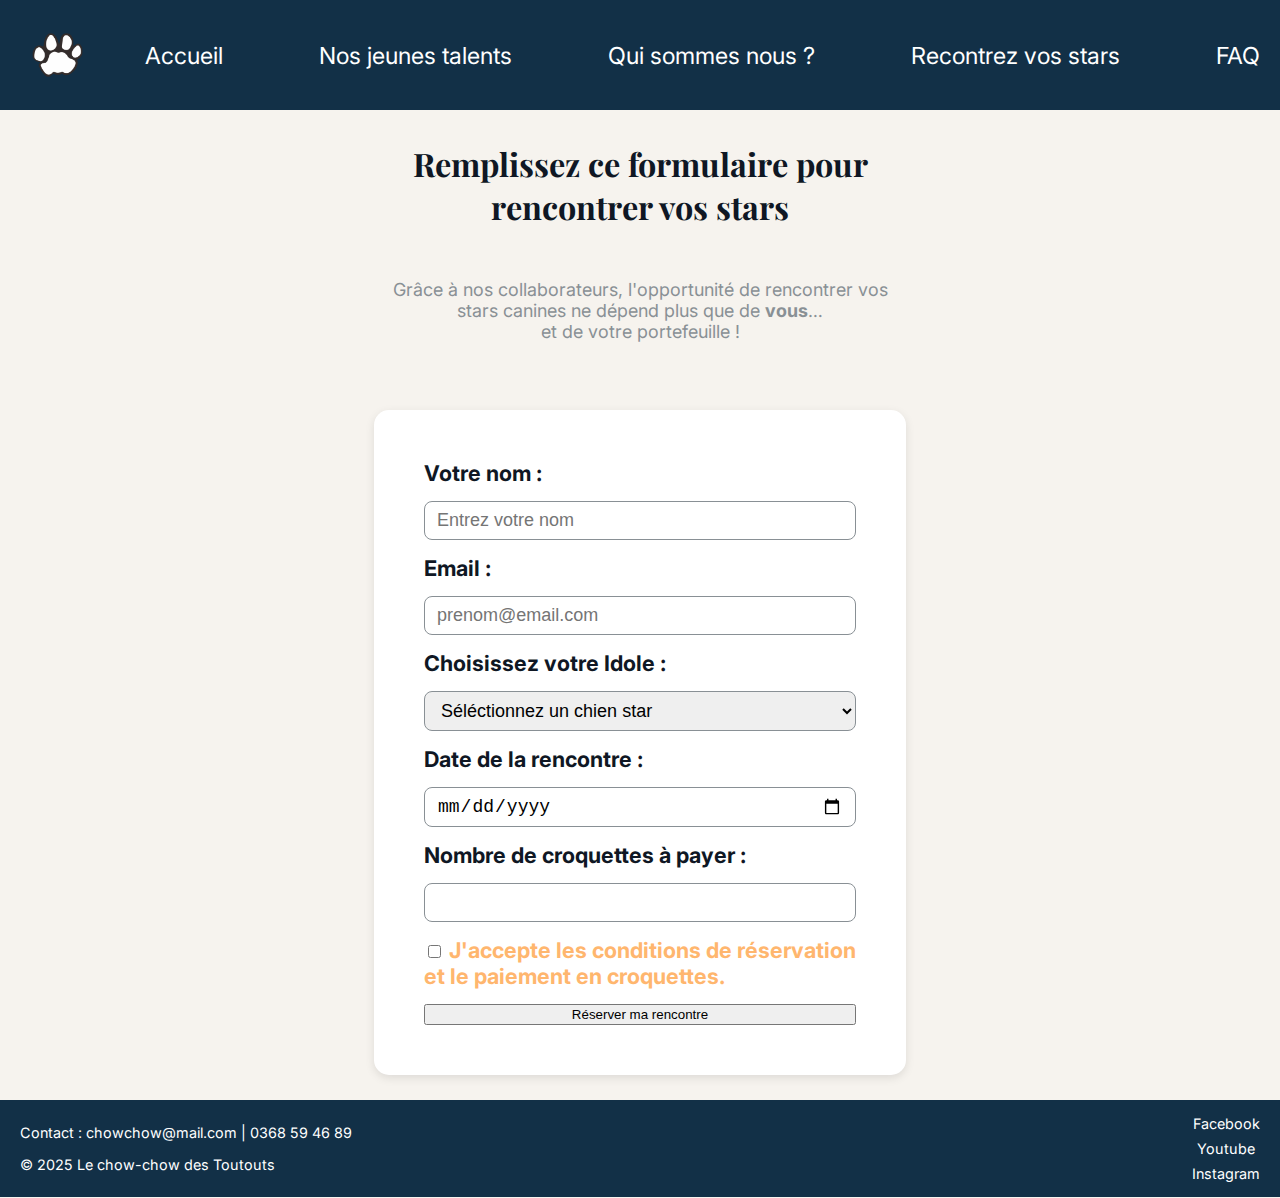
<file: page4.html>
<!DOCTYPE html>
<html lang="en">
<head>
    <meta charset="UTF-8">
    <meta name="viewport" content="width=device-width, initial-scale=1.0">
    <link rel="stylesheet" href="./css/style.css">
    <link href="https://fonts.googleapis.com/css2?family=Inter:wght@400;700&family=Playfair+Display:ital,wght@0,400;0,700;1,400;1,700&display=swap" rel="stylesheet">
    <title>Document</title>
</head>
<body>
    <header class="header">
        <img class="logo" src="./images/vecteezy_dog-and-cat-paw_22034594.png" alt="logo site le chow-chow des toutouts">
        <nav class="nav-top">
            <ul class="listeNav">
            <li><a href="index.html">Accueil</a></li>
            <li><a href="page2.html">Nos jeunes talents</a></li>
            <li><a href="page3.html">Qui sommes nous ?</a></li>
            <li><a href="page4.html">Recontrez vos stars</a></li>
            <li><a href="page5.html">FAQ</a></li>
            </ul>
        </nav>
    </header>

    
    <main class="meet-card">
        <div class="intro-form">
            <h3>Remplissez ce formulaire pour rencontrer vos stars</h3>
            <p>Grâce à nos collaborateurs, l'opportunité de rencontrer vos stars canines ne dépend plus que de <strong>vous</strong>…<br> et de votre portefeuille !</p>
        </div>
        <form class="meet-form">
            <label for="name">Votre nom :</label>
            <input type="text" id="name" name="name" placeholder="Entrez votre nom" required>
            
            <label for="email">Email :</label>
            <input type="text" id="email" name="email" placeholder="prenom@email.com" required>
            
            <label for="dog">Choisissez votre Idole :</label>
            <select name="dog" id="dog" required>
                <option value="">Séléctionnez un chien star</option>
                <option value="Rex">Rex</option>
                <option value="Max">Max</option>
            </select>
            
            <label for="date">Date de la rencontre :</label>
            <input type="date" id="date" name="date" required>

            <label for="croquettes">Nombre de croquettes à payer :</label>
            <input type="number" name="croquettes" id="croquettes" min="1" required>
            
            <label id="checkbox">
                <input  type="checkbox" name="conditions" required>
                J'accepte les conditions de réservation<br>et le paiement en croquettes.
            </label>
            <button type="submit">Réserver ma rencontre</button>
        </form>
    </main>

    <footer class="footer">
        <div class="footer1">
            <p class="contact">Contact : chowchow@mail.com | 0368 59 46 89</p>
            <p class="copyright">© 2025 Le chow-chow des Toutouts</p>
        </div>
        <div class="footer2">
            <ul>
                <li><a href="#">Facebook</a></li>
                <li><a href="#">Youtube</a></li>
                <li><a href="#">Instagram</a></li>
            </ul>
        </div>
    </footer>
</body>
</html>
</file>
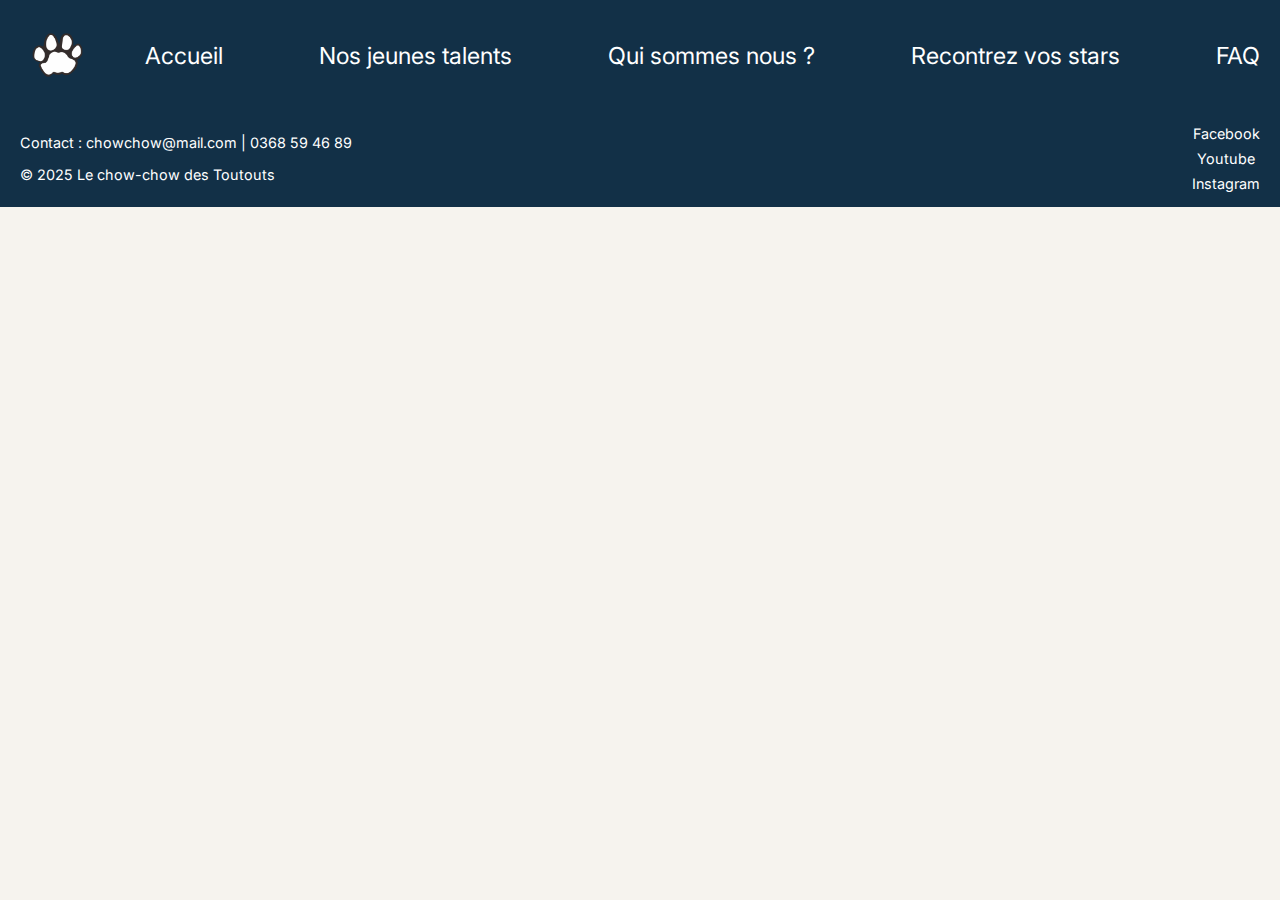
<file: page5.html>
<!DOCTYPE html>
<html lang="en">
<head>
    <meta charset="UTF-8">
    <meta name="viewport" content="width=device-width, initial-scale=1.0">
    <link rel="stylesheet" href="./css/style.css">
    <link href="https://fonts.googleapis.com/css2?family=Inter:wght@400;700&family=Playfair+Display:ital,wght@0,400;0,700;1,400;1,700&display=swap" rel="stylesheet">
    <title>Document</title>
</head>
<body>
    <header class="header">
        <img class="logo" src="./images/vecteezy_dog-and-cat-paw_22034594.png" alt="logo site le chow-chow des toutouts">
        <nav class="nav-top">
            <ul class="listeNav">
            <li><a href="index.html">Accueil</a></li>
            <li><a href="page2.html">Nos jeunes talents</a></li>
            <li><a href="page3.html">Qui sommes nous ?</a></li>
            <li><a href="page4.html">Recontrez vos stars</a></li>
            <li><a href="page5.html">FAQ</a></li>
            </ul>
        </nav>
    </header>

    <footer class="footer">
        <div class="footer1">
            <p class="contact">Contact : chowchow@mail.com | 0368 59 46 89</p>
            <p class="copyright">© 2025 Le chow-chow des Toutouts</p>
        </div>
        <div class="footer2">
            <ul>
                <li><a href="#">Facebook</a></li>
                <li><a href="#">Youtube</a></li>
                <li><a href="#">Instagram</a></li>
            </ul>
        </div>
    </footer>
</body>
</html>
</file>
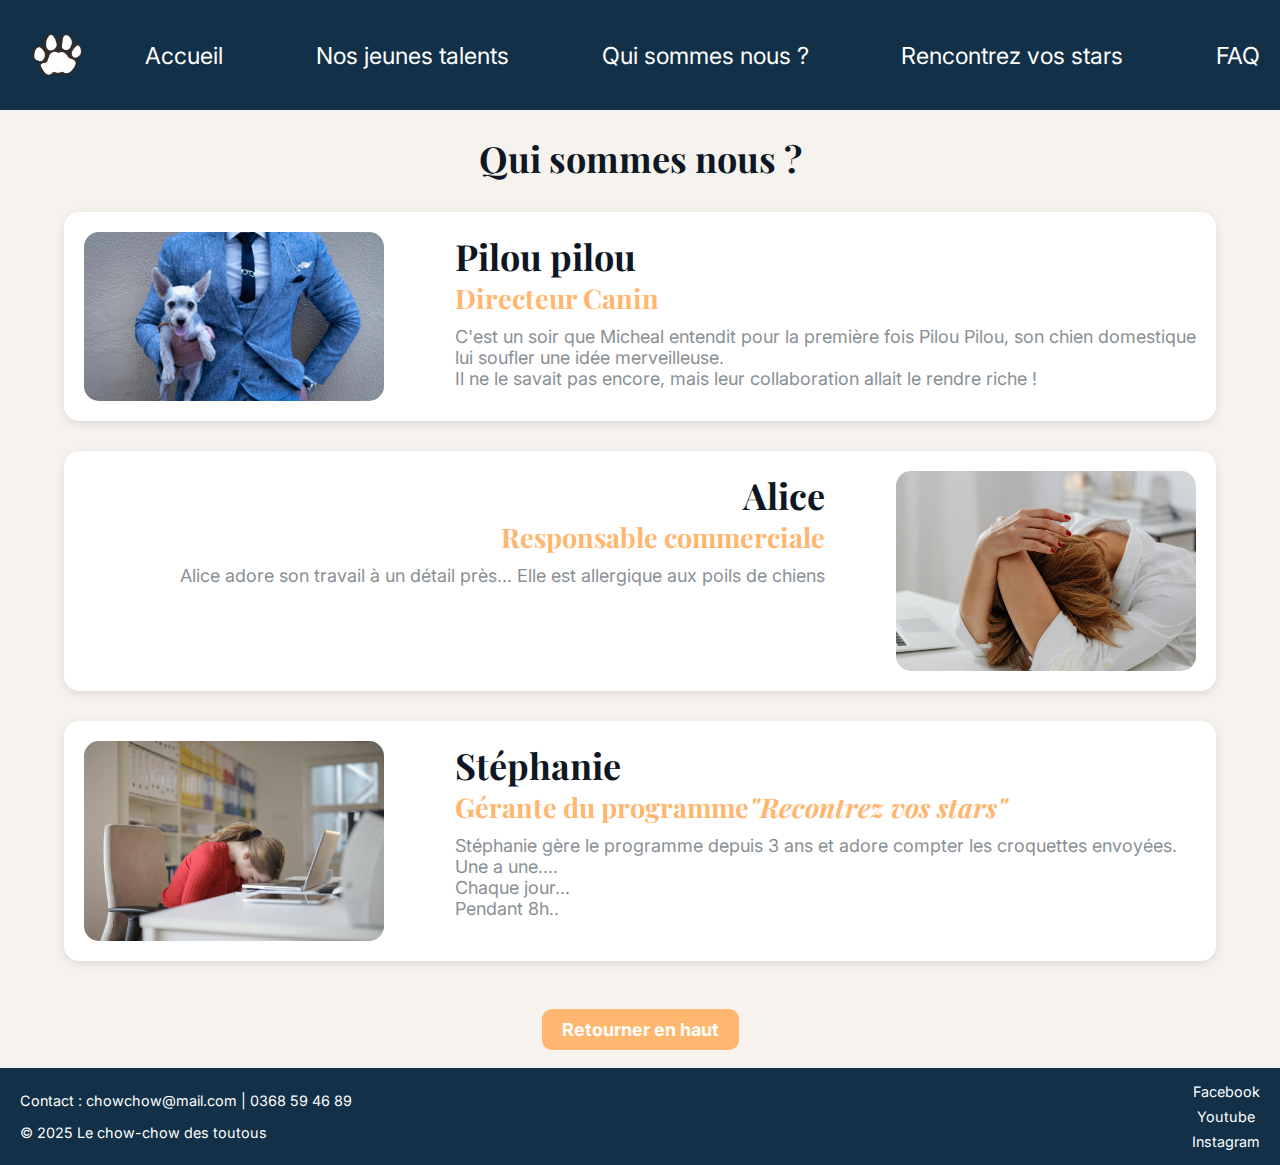
<file: qui-somme-nous.html>
<!DOCTYPE html>
<html lang="en">
<head>
    <meta charset="UTF-8">
    <meta name="viewport" content="width=device-width, initial-scale=1.0">
    <link rel="stylesheet" href="./css/style.css">
    <link rel="stylesheet" href="./css/responsive.css">
    <link href="https://fonts.googleapis.com/css2?family=Inter:wght@400;700&family=Playfair+Display:ital,wght@0,400;0,700;1,400;1,700&display=swap" rel="stylesheet">
    <title>Qui sommes nous ?</title>
</head>
<body>
    <header class="header">
        <img class="logo" src="./images/vecteezy_dog-and-cat-paw_22034594.png" alt="logo site le chow-chow des toutous">
        <nav class="nav-top">
            <ul class="listeNav">
                <li><a href="accueil.html">Accueil</a></li>
                <li><a href="nos-talents.html">Nos jeunes talents</a></li>
                <li><a class="active" href="qui-somme-nous.html">Qui sommes nous ?</a></li>
                <li><a href="rencontrez-vos-stars.html">Rencontrez vos stars</a></li>
                <li><a href="faq.html">FAQ</a></li>
            </ul>
        </nav>
    </header>

    <main>
        <h1 class="main-title">Qui sommes nous ?</h1>
        <section class="team">
            <article class="staff-card">
                <img src="./images/pexels-thelazyartist-2527850.jpg" alt="Pilou pilou tenu par son humain Micheal portant un costard bleu clair">
                <div class="staff-info">
                    <h2>Pilou pilou</h2>
                    <h3>Directeur Canin</h3>
                    <p>C'est un soir que Micheal entendit pour la première fois Pilou Pilou, son chien domestique lui soufler une idée merveilleuse.<br>Il ne le savait pas encore, mais leur collaboration allait le rendre riche !</p>
                </div>
            </article>

            <article class="staff-card-reverse">
                <img src="./images/pexels-karola-g-6028540.jpg" alt="Une femme rousse tien ses mains au dessus de sa tête et pleure sur son bureau de travail, des mouchoirs sont disposé à coté d'elle">
                <div class="staff-info">
                    <h2>Alice</h2>
                    <h3>Responsable commerciale</h3>
                    <p>Alice adore son travail à un détail près... Elle est allergique aux poils de chiens</p>        
                </div>
            </article>

            <article class="staff-card">
                <img src="./images/pexels-olly-3791136.jpg" alt="Une femme">
                <div class="staff-info">
                    <h2>Stéphanie</h2>
                    <h3>Gérante du programme<span>"Recontrez vos stars"</span></h3>
                    <p>Stéphanie gère le programme depuis 3 ans et adore compter les croquettes envoyées.<br>Une a une....<br>Chaque jour...<br>Pendant 8h..</p>        
                </div>
            </article>

        </section>


    </main>

    <nav class="nav-bottom">
        <ul>
            <li><a href="#top">Retourner en haut</a></li>
        </ul>
    </nav>
    
    <footer class="footer">
        <div class="footer1">
            <p class="contact">Contact : chowchow@mail.com | 0368 59 46 89</p>
            <p class="copyright">© 2025 Le chow-chow des toutous</p>
        </div>
        <div class="footer2">
            <ul>
                <li><a href="#">Facebook</a></li>
                <li><a href="#">Youtube</a></li>
                <li><a href="#">Instagram</a></li>
            </ul>
        </div>
    </footer>
</body>
</html>
</file>
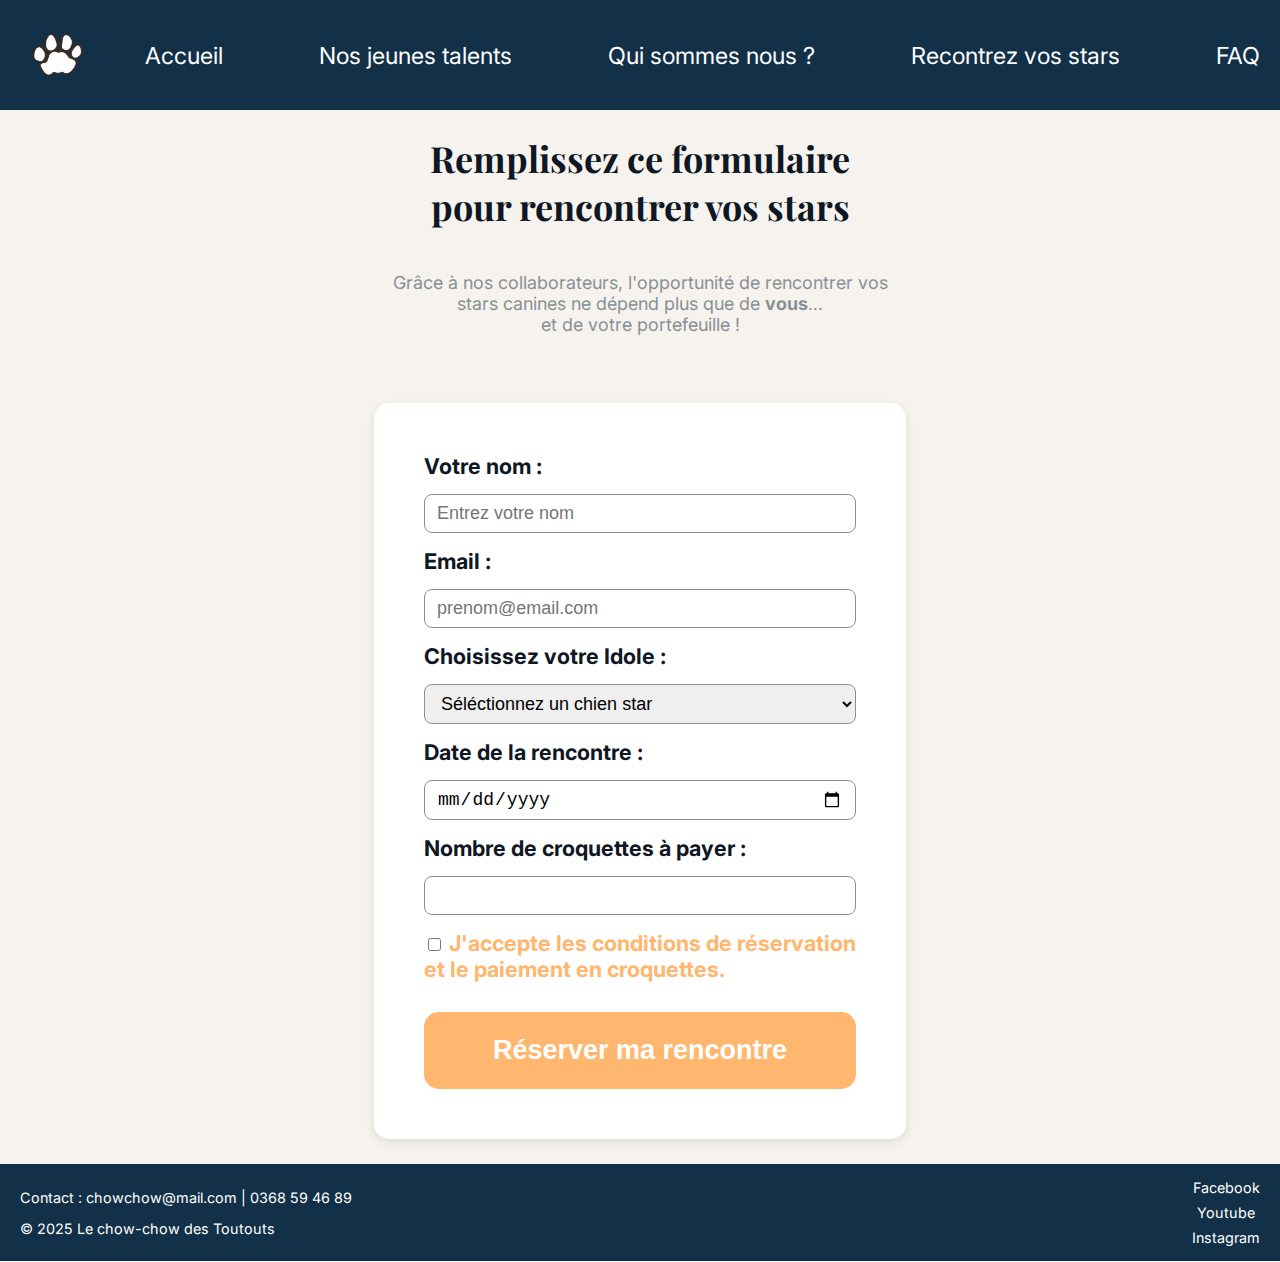
<file: rencontrez-vos-stars.html>
<!DOCTYPE html>
<html lang="en">
<head>
    <meta charset="UTF-8">
    <meta name="viewport" content="width=device-width, initial-scale=1.0">
    <link rel="stylesheet" href="./css/style.css">
    <link rel="stylesheet" href="./css/responsive.css">
    <link href="https://fonts.googleapis.com/css2?family=Inter:wght@400;700&family=Playfair+Display:ital,wght@0,400;0,700;1,400;1,700&display=swap" rel="stylesheet">
    <title>Recontrez vos stars</title>
</head>
<body>
    <header class="header">
        <img class="logo" src="./images/vecteezy_dog-and-cat-paw_22034594.png" alt="logo site le chow-chow des toutouts">
        <nav class="nav-top">
            <ul class="listeNav">
                <li><a href="accueil.html">Accueil</a></li>
                <li><a href="nos-talents.html">Nos jeunes talents</a></li>
                <li><a href="qui-somme-nous.html">Qui sommes nous ?</a></li>
                <li><a class="active" href="rencontrez-vos-stars.html">Recontrez vos stars</a></li>
                <li><a href="faq.html">FAQ</a></li>
            </ul>
        </nav>
    </header>

    
    <main class="meet-card">
        <div class="intro-form">
            <h1 class="main-title">Remplissez ce formulaire pour rencontrer vos stars</h1>
            <p>Grâce à nos collaborateurs, l'opportunité de rencontrer vos stars canines ne dépend plus que de <strong>vous</strong>…<br> et de votre portefeuille !</p>
        </div>
        <form class="meet-form">
            <label for="name">Votre nom :</label>
            <input type="text" id="name" name="name" placeholder="Entrez votre nom" required>
            
            <label for="email">Email :</label>
            <input type="email" id="email" name="email" placeholder="prenom@email.com" required>
            
            <label for="dog">Choisissez votre Idole :</label>
            <select name="dog" id="dog" required>
                <option value="">Séléctionnez un chien star</option>
                <option value="Rex">Alan</option>
                <option value="Max">Charlie</option>
                <option value="Max">Bella</option>
                <option value="Max">Rocky</option>
                <option value="Max">Daisy</option>
                <option value="Max">Cooper</option>
                <option value="Max">Molly</option>
                <option value="Max">Buddy</option>
                <option value="Max">Tucker</option>
                <option value="Max">Ruby</option>
                <option value="Max">Léo</option>
                <option value="Max">Bouboule</option>
                <option value="Max">Bouboulette</option>
            </select>
            
            <label for="date">Date de la rencontre :</label>
            <input type="date" id="date" name="date" required>

            <label for="croquettes">Nombre de croquettes à payer :</label>
            <input type="number" name="croquettes" id="croquettes" min="1" required>
            
            <label id="checkbox">
                <input  type="checkbox" name="conditions" required>
                J'accepte les conditions de réservation<br>et le paiement en croquettes.
            </label>
            <button class="button"  type="submit">Réserver ma rencontre</button>
        </form>
    </main>

    <footer class="footer">
        <div class="footer1">
            <p class="contact">Contact : chowchow@mail.com | 0368 59 46 89</p>
            <p class="copyright">© 2025 Le chow-chow des Toutouts</p>
        </div>
        <div class="footer2">
            <ul>
                <li><a href="#">Facebook</a></li>
                <li><a href="#">Youtube</a></li>
                <li><a href="#">Instagram</a></li>
            </ul>
        </div>
    </footer>
</body>
</html>
</file>
<file: css/style.css>
:root{
  --text: #0F1724;   /* texte principal */
  --headerFooter:  #123047;   /* header/footer */
  --button:    #FFB66E;   /* bouton primaire / accents */
  --background:     #F6F3EE;   /* fond général */
  --card:      #FFFFFF;   /* cartes / surfaces */
  --soft:      #899095;   /* bordures / éléments secondaires */
}
html, body {
  box-sizing: border-box;
  font-size: 18px;
  margin: 0;
  padding: 0;
  background-color: var(--background);
  color: var(--text);
  height: 100%;
  width: 100%;
  font-family: 'Inter', sans-serif;
}
h1, h2, h3, h4, h5, h6 {
  font-family: 'Playfair Display', serif;
}
/* ================= Header ================= */
.header{
  background-color: var(--headerFooter);
  align-items: center;
  justify-content: space-between;
  padding: 30px 20px;
  display: flex;
}
.logo{
  height: 50px;
  margin-right:50px;
}
/* ================= Navigation ================= */
/* ----------------- Nav-top ----------------- */
.nav-top{
  flex: 1;
}
.nav-top ul{
  display: flex;
  justify-content: space-between;
  list-style: none;
  padding: 0;
  margin: 0;
  gap: 2px;
  padding: 5px 0px;
}
.nav-top a{
  display: block;
  text-decoration: none;
  color: var(--card);
  font-size: 1.3rem;
}
.nav-top a:hover{
  color: var(--button);
  transition: 0.2s;
}
@media (max-width: 768px){
  .nav-top ul {
    flex-direction: column; 
    gap: 0.5rem;            
    align-items: center;
    padding: 10px 0;
    margin: 0 auto;
  }
  .header{
    margin: 0px;
    padding: 0px;
  }
  .nav-top a {
  font-size: 1rem;      
  }
}
@media (max-width: 1024px){
  .header img{
    display: none;
  }
}
/* ----------------- Nav-bottom ----------------- */
.nav-bottom{
  text-align: center;
}
.nav-bottom ul{
  text-decoration: none;
  list-style: none;
  padding: 0;
  display: inline-block;  

}
.nav-bottom a{
  text-decoration: none;
  display: inline-block;  
  color: var(--card);
  background-color: var(--button);
  border-radius: 10px;
  font-weight: bold;
  padding: 10px 20px;
}
.nav-bottom a:hover{
  background-color: var(--card);
  border-radius: 10px;
  color: var(--button);
  transform: 0.3s;
}
/* ================= Hero ================= */
.hero-image{
  width: 100%;
  height: 60vh;
  object-fit: cover;
  filter: brightness(0.5);
  z-index: 0;
  object-position: 50% 40%; 
}
.hero{
  position: relative;
}
.hero-title{
  position: absolute;
  top: 25%;
  left: 25%;
  transform: translate(-25%,-25%);
  text-shadow: 1px 1px 5px var(--text);
  color: var(--background);
  z-index: 1;
  max-width: 600px;
}
.hero-title h1{
  font-size: 2rem;
}
.hero-title p{
  font-size: 1.2rem;
  color: var(--background);
}
@media (min-width: 768px){
  .hero-title h1{
    font-size: 5rem;
  }
  .hero-title p{
    font-size: 2.5rem;
  }
}
/* ================= Main ================= */
.main-title{
  text-align: center;
  font-size: 2rem;
}
.articles-div{
  display: grid;
  gap: 20px;
  grid-template-columns: 1fr;
  max-width: 90vw;
  justify-self: center;
}

@media (min-width: 768px){
  .articles-div{
    grid-template-columns: repeat(2, 1fr);
  }
}
@media (min-width: 1024px){
  .articles-div{
    grid-template-columns: repeat(3, 1fr);
  }
}

.articles-div h3{
  text-align: center;
  margin: 0 25px 40px 25px;
  font-size: 1.5rem;
}
.articles-div p{
  padding: 5px 10px;
  margin: 0 25px 15px 25px; 
}
.articles-div .author{
  text-align: right;
  font-style: italic;
}
.articles article {
  background: var(--card);
  border-radius: 10px;
  box-shadow: 0 3px 10px rgba(0,0,0,0.1);
  padding: 25px 5px;
  margin-bottom: 15px;
}
/* ================= Footer ================= */
.footer{
  background-color: var(--headerFooter);
  align-items: center;
  justify-content: space-between;
  padding: 10px 20px;
  display: flex;
  color: var(--card);
}
.footer p, .footer a{
    font-size: 0.8rem;
}
.footer2 ul{
  list-style: none;
  display: flex;
  flex-direction: column;
  align-items: center;
  gap: 8px;
  padding: 0;
  margin: 0;
}
.footer2 a{
  text-decoration: none;
  color: var(--card);
  display: block;
}
.footer2 a:hover{
  color: var(--button);
  transition: 0.2s;
}
@media (max-width: 768px) {
  .footer p, .footer a{
    font-size: 0.6rem;
  }
}
/* ================= Form ================= */
.meet-card{
  display: flex;
  flex-direction: column;
  justify-content: center;
  align-items: center;
  max-width: 90vw;
  margin: 0 auto;
}
.intro-form{
  display: flex;
  flex-direction: column;
  align-items: center;
  text-align: center;     
  margin: 0 auto;
}
.meet-card p{
  color: var(--soft);
}
.meet-card h3{
  font-size: 1.8rem;
}
.intro-form{
  max-width: 500px;
  margin-bottom: 50px;
  padding: 0px;
}
.meet-form{
  max-width: 500px;
  display: flex;
  flex-direction: column;
  margin-bottom: 25px;
  gap: 15px;
  padding: 50px;
  background-color: var(--card);
  box-shadow: 0 3px 10px rgba(0,0,0,0.1);
  border-radius: 15px;
}
.button{
  background-color: var(--button);
  border-radius: 15px;
  padding: 20px ;
  margin-top: 15px;
  color: var(--card);
  font-weight: bold;
  border: none;
  cursor: pointer;
  border:3px solid var(--button);
  font-size: 1.5rem;
}
.button:hover {
  background-color: var(--card);
  color: var(--button);
  border:3px solid var(--button);
}
.meet-form #checkbox{
  color: var(--button);
}
.meet-form label{
  font-weight: bolder;
  font-size: 1.2rem;
}
.meet-form input, .meet-form select{
  border: 1px solid var(--soft);
  border-radius: 8px;
  padding: 8px 12px;
  font-size: 1rem;
}
/* ================= Meet our dogs ================= */
.dog-card{
  background-color: var(--card);
  border-radius: 15px;
  box-shadow: 0 3px 10px rgba(0,0,0,0.1);
  text-align: center;
  padding: 25px;

}
.dog-card:hover{
  transform: translateY(-5px);
}
.dog-card img{
  width: 100%;
  max-height: 300px;
  object-fit: cover;
  border-radius: 15px;
}
.dogs{
  display: grid;
  gap: 20px;
  grid-template-columns: repeat(3,1fr);
  max-width: 90vw;
  margin-top: 15px;
  justify-self: center;
}
.dog-card h1{
  font-size: 1.3rem;
  margin: 0px;
}
.dog-card p{
  font-size: 0.8rem;
  color: var(--soft);
}
.dog-card .button{
  display: block;
  text-decoration: none;
}
@media (max-width: 1024px) {
  .dogs {
    grid-template-columns: repeat(2, 1fr); 
  }
}

@media (max-width: 768px) {
  .dogs {
    grid-template-columns: 1fr;
  }
}

/* ================= Meet our team ================= */

.team {
  display: flex;
  flex-direction: column;
  justify-content: center;
  align-items: center;
  max-width: 90vw;
  margin: 30px auto;
  gap: 30px;
}

.staff-card , .staff-card-reverse{
  display: grid;
  grid-template-columns: 1fr 2fr;
  width: 90vw;  
  padding: 20px;
  background-color: var(--card);
  border-radius: 15px;
  box-shadow: 0 3px 10px rgba(0,0,0,0.1);
  box-sizing: border-box;
}

.staff-card img,.staff-card-reverse img{
  width: 300px;
  max-height: 200px;
  object-fit: cover;
  border-radius: 15px;
}

.staff-card-reverse {
  display: grid;
  direction: rtl;
}

.staff-info h2 ,.staff-card-reverse h2 {
  margin: 0 auto;
  font-size: 2rem;
}
.staff-info h3 ,.staff-card-reverse h3 {
  margin: 0 auto;
  font-size: 1.5rem;
  color: var(--button);
}
.staff-info span{
  font-style: italic;
}
.staff-info p {
  margin: 10px 0;
  color: var(--soft);
}

@media (max-width: 768px) {
  .staff-card, .staff-card-reverse {
    grid-template-columns: 1fr;
    text-align: center;
  }

  .staff-card-reverse {
    direction: ltr;
  }
  .staff-card-reverse img, .staff-card img{
  justify-self: center;
  }
}
/* ================= Meet our team ================= */
.FAQ-main {
  display: flex;
  flex-direction: column;
  justify-content: center;
  align-items: center;
  max-width: 90vw;
  margin: 30px auto;
  gap: 30px;
}
.FAQ-card{
  background-color: var(--card);
  border-radius: 15px;
  box-shadow: 0 3px 10px rgba(0,0,0,0.1);
  justify-content: center;
  width: 80vw;
  padding: 25px;

}
.FAQ-question{
  font-size: 1.2rem;
}
.FAQ-answer{
  color: var(--soft);
}
.FAQ-card li{
  margin-bottom: 40px;
}
</file>
<file: css/responsive.css>
/* ================= Header ================= */

/* ================= Navigation ================= */

/* ----------------- Nav-top ----------------- */

@media (max-width: 768px){
    .nav-top ul {
        flex-direction: column; 
        gap: 0.5rem;            
        align-items: center;
        padding: 10px 0;
        margin: 0 auto;
    }
    .header{
        margin: 0px;
        padding: 0px;
    }

}
@media (max-width: 1024px){
    .header img{
        display: none;
    }
    .nav-top a {
        font-size: 1rem;      
    }
}

/* ----------------- Nav-bottom ----------------- */

/* ================= Hero ================= */

/* petit test */
@media (min-width: 1024px){
    .hero-title h1{
        font-size: 4.5rem;
    }
    .hero-title p{
        font-size: 2.5rem;
    }
}

/* ================= Main ================= */

@media (min-width: 768px){
    .articles-div{
        grid-template-columns: repeat(2, 1fr);
    }
}
    @media (min-width: 1024px){
    .articles-div{
        grid-template-columns: repeat(3, 1fr);
    }
}

/* ================= Footer ================= */

@media (max-width: 768px) {
    .footer p, .footer a{
        font-size: 0.6rem;
    }
}

/* ================= Form ================= */

/* ================= Meet our dogs ================= */

@media (max-width: 1024px) {
    .dogs {
        grid-template-columns: repeat(2, 1fr); 
    }
}

@media (max-width: 768px) {
    .dogs {
        grid-template-columns: 1fr;
    }
}

/* ================= Meet our team ================= */
@media (max-width: 768px) {
    .staff-card, .staff-card-reverse {
        grid-template-columns: 1fr;
        text-align: center;
    }

    .staff-card-reverse {
        direction: ltr;
    }
    .staff-card-reverse img, .staff-card img{
    justify-self: center;
    margin: 0;
    }
}
</file>
